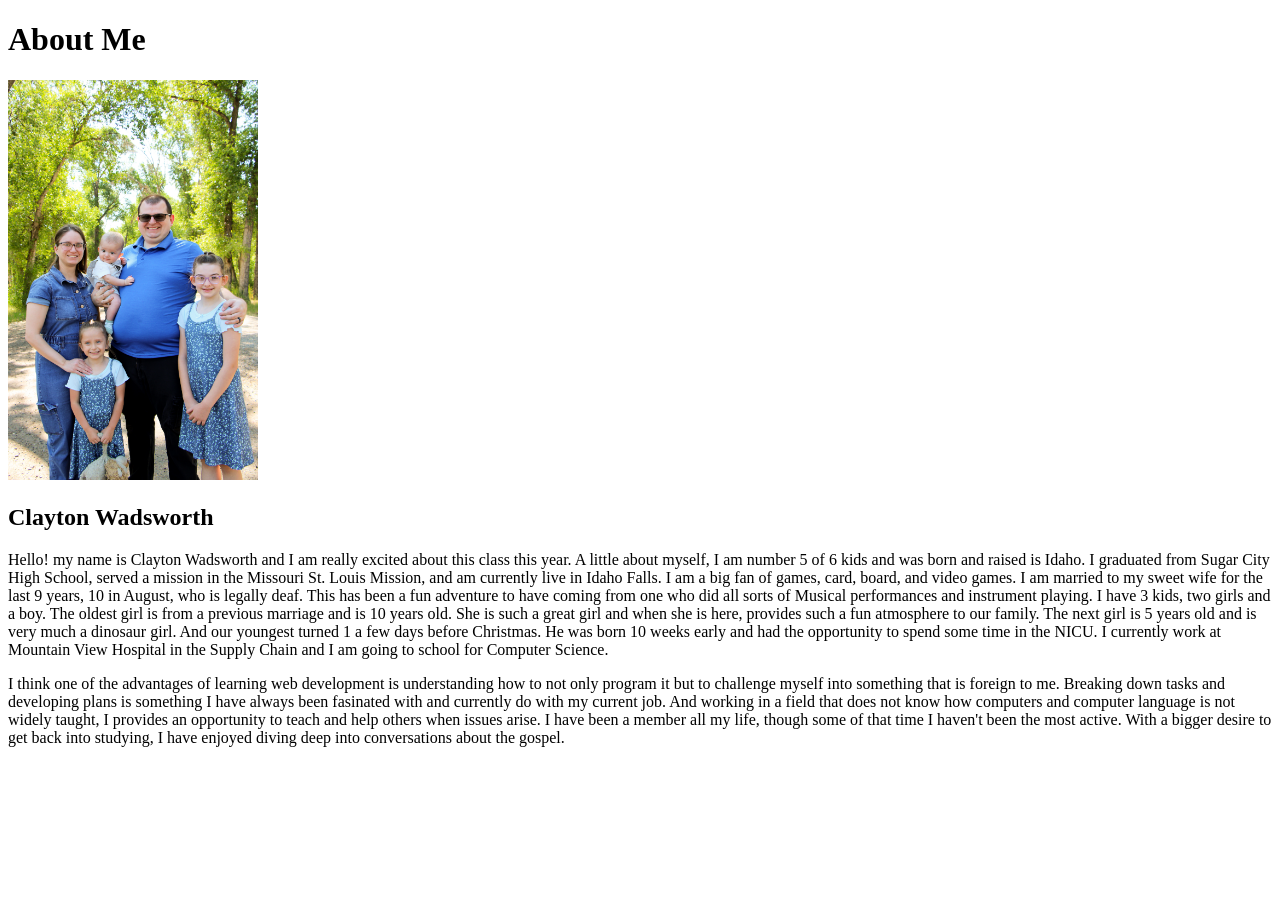
<file: aboutme/index.html>
<!DOCTYPE html>
<html lang="en">
<head>
    <meta charset="UTF-8">
    <meta name="viewport" content="width=device-width, initial-scale=1.0">
    <title>Home Page</title>
</head>
<body>
    <h1>About Me</h1>
    <img src="/aboutme/images/IMG_9738.jpg" 
    style="width:250px;height:400px;">
    <h2>Clayton Wadsworth</h2>

    <p>Hello! my name is Clayton Wadsworth and I am really excited about this class this year. 
        A little about myself, I am number 5 of 6 kids and was born and raised is Idaho. 
        I graduated from Sugar City High School, served a mission in the Missouri St. Louis Mission, and am currently live in Idaho Falls. 
        I am a big fan of games, card, board, and video games. 
        I am married to my sweet wife for the last 9 years, 10 in August, who is legally deaf. 
        This has been a fun adventure to have coming from one who did all sorts of Musical performances and instrument playing. 
        I have 3 kids, two girls and a boy. The oldest girl is from a previous marriage and is 10 years old. 
        She is such a great girl and when she is here, provides such a fun atmosphere to our family. 
        The next girl is 5 years old and is very much a dinosaur girl. 
        And our youngest turned 1 a few days before Christmas. He was born 10 weeks early and had the opportunity to spend some time in the NICU. 
        I currently work at Mountain View Hospital in the Supply Chain and I am going to school for Computer Science. </p>
    <p>I think one of the advantages of learning web development is understanding how to not only program it but to challenge myself into something that is foreign to me.
        Breaking down tasks and developing plans is something I have always been fasinated with and currently do with my current job. 
        And working in a field that does not know how computers and computer language is not widely taught, I provides an opportunity to teach and help others when issues arise.
        I have been a member all my life, though some of that time I haven't been the most active. 
        With a bigger desire to get back into studying, I have enjoyed diving deep into conversations about the gospel. </p>
</body>
</html>
</file>
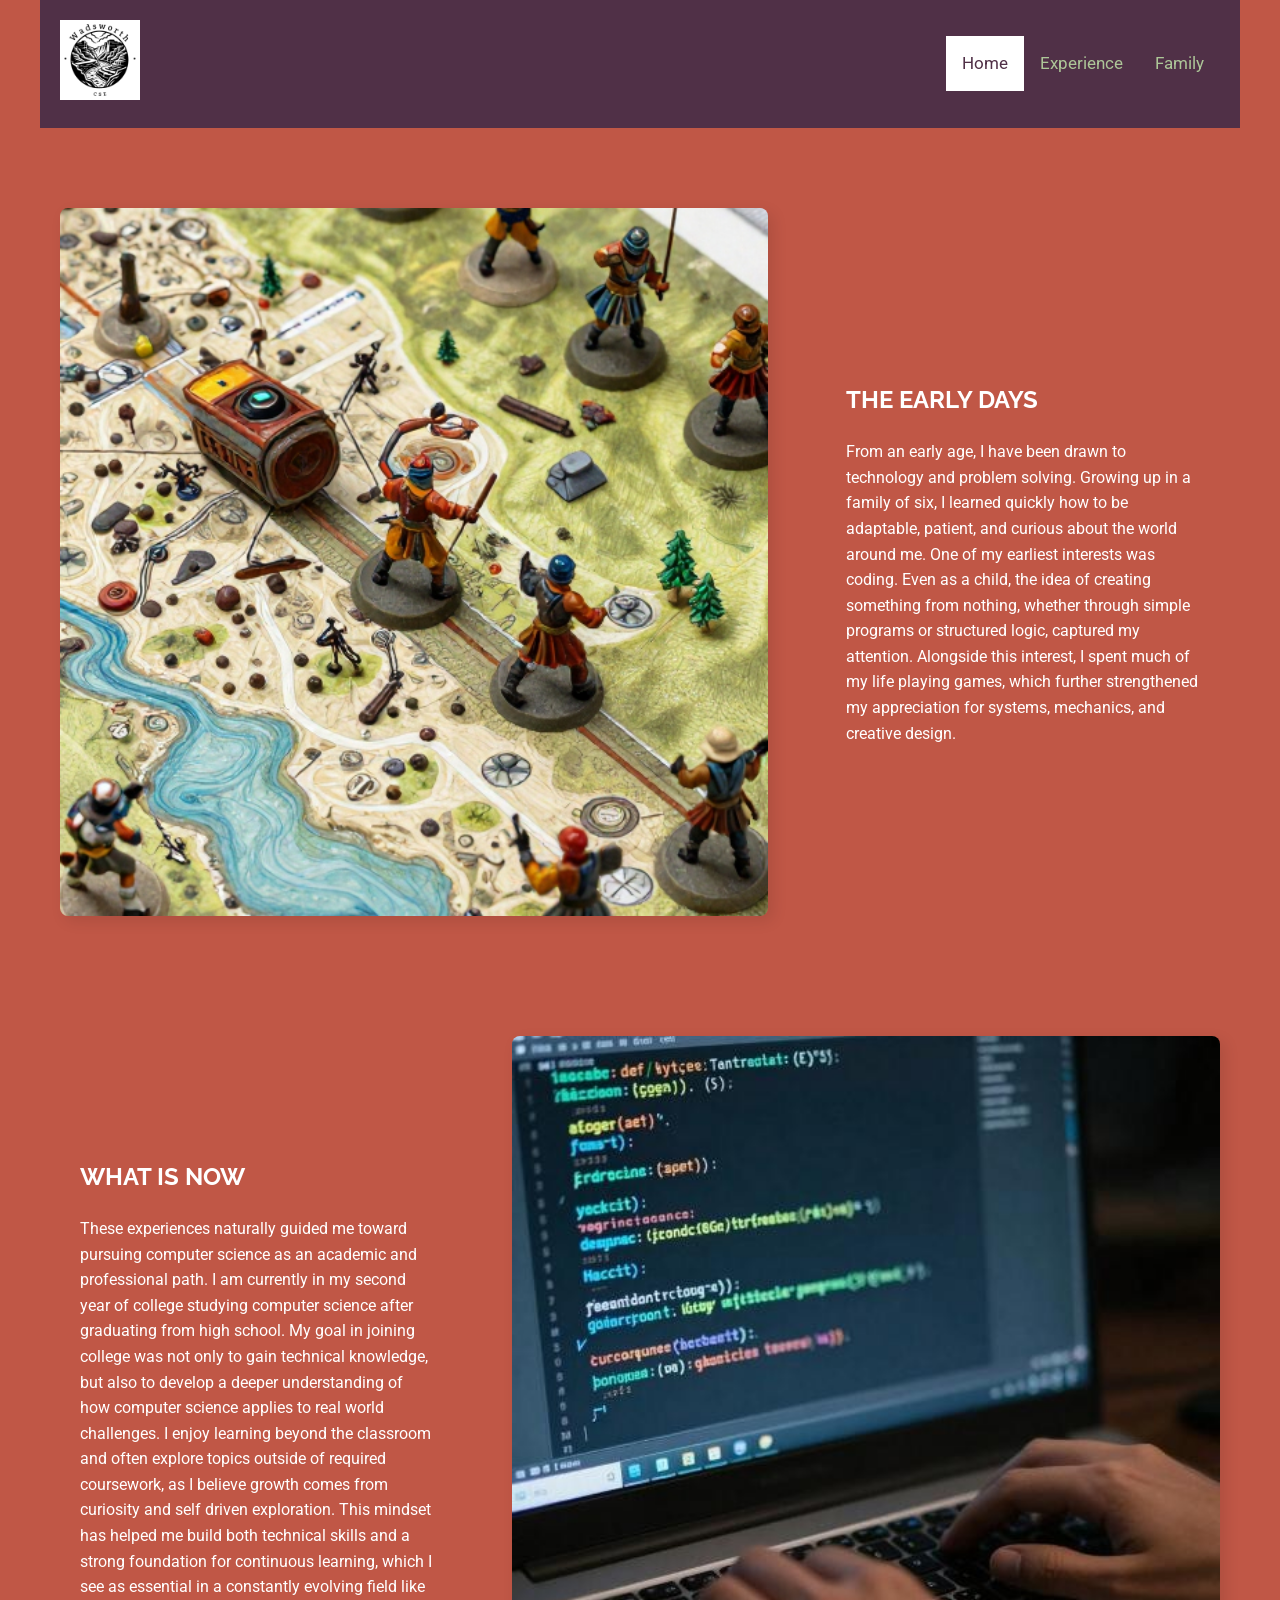
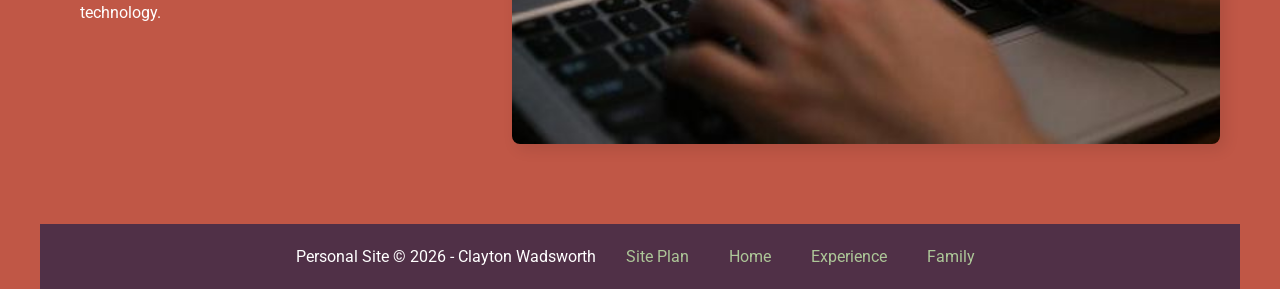
<file: personalwebsite/index.html>
<!DOCTYPE html>
<html lang="en">
<head>
    <meta charset="UTF-8">
    <meta name="viewport" content="width=device-width, initial-scale=1.0">
    <title>Personal Website</title>
    <link rel="stylesheet" href="styles/style.css">
</head>
<body>
    <div id="content">
    <header>
        <a href="index.html" id="logo_link">
            <img class="icon" src="images/logo.png" alt="Wadsworth Logo">
        </a>
        <!-- <nav>
            <a href="index.html">Home</a>
            <a href="experience.html">Experience</a>
            <a href="family.html">Family</a>
        </nav> -->
        
        <div class="topnav">
            <a class="active" href="index.html">Home</a>
            <a href="experience.html">Experience</a>
            <a href="family.html">Family</a>
            <!-- <a href="#about">About</a> -->
        </div>
        
    </header>
    <main class="home-grid">
        <section class="info-card">
            <img src="images/wargame.jpeg" alt="Board games">
            <div class="info-text">
                <h1>The Early Days</h1>
                <p>From an early age, I have been drawn to technology and problem solving.
                Growing up in a family of six, I learned quickly how to be adaptable, patient, and curious about the world around me.
                One of my earliest interests was coding.
                Even as a child, the idea of creating something from nothing, whether through simple programs or structured logic, captured my attention.
                Alongside this interest, I spent much of my life playing games, which further strengthened my appreciation for systems, mechanics, and creative design.
                </p>

            </div>
        </section>
        <section class="info-card">
            
            <div class="info-text">
                <h1>What is Now</h1>
                <p>These experiences naturally guided me toward pursuing computer science as an academic and professional path.
                I am currently in my second year of college studying computer science after graduating from high school.
                My goal in joining college was not only to gain technical knowledge, but also to develop a deeper understanding of how computer science applies to real world challenges.
                I enjoy learning beyond the classroom and often explore topics outside of required coursework, as I believe growth comes from curiosity and self driven exploration.
                This mindset has helped me build both technical skills and a strong foundation for continuous learning, which I see as essential in a constantly evolving field like technology.</p>

            </div>
            <img src="images/computertyping.jpeg" alt="Computer interest">
        </section>




    </main>
    <footer>
        <p>Personal Site &copy; 2026 - Clayton Wadsworth</p>
        <p><a href="site-plan.html">Site Plan</a></p>
        <p><a href="index.html">Home</a></p>
        <p><a href="experience.html">Experience</a></p>
        <p><a href="family.html">Family</a></p>

    </footer>




    </div>
    
</body>
</html>
</file>
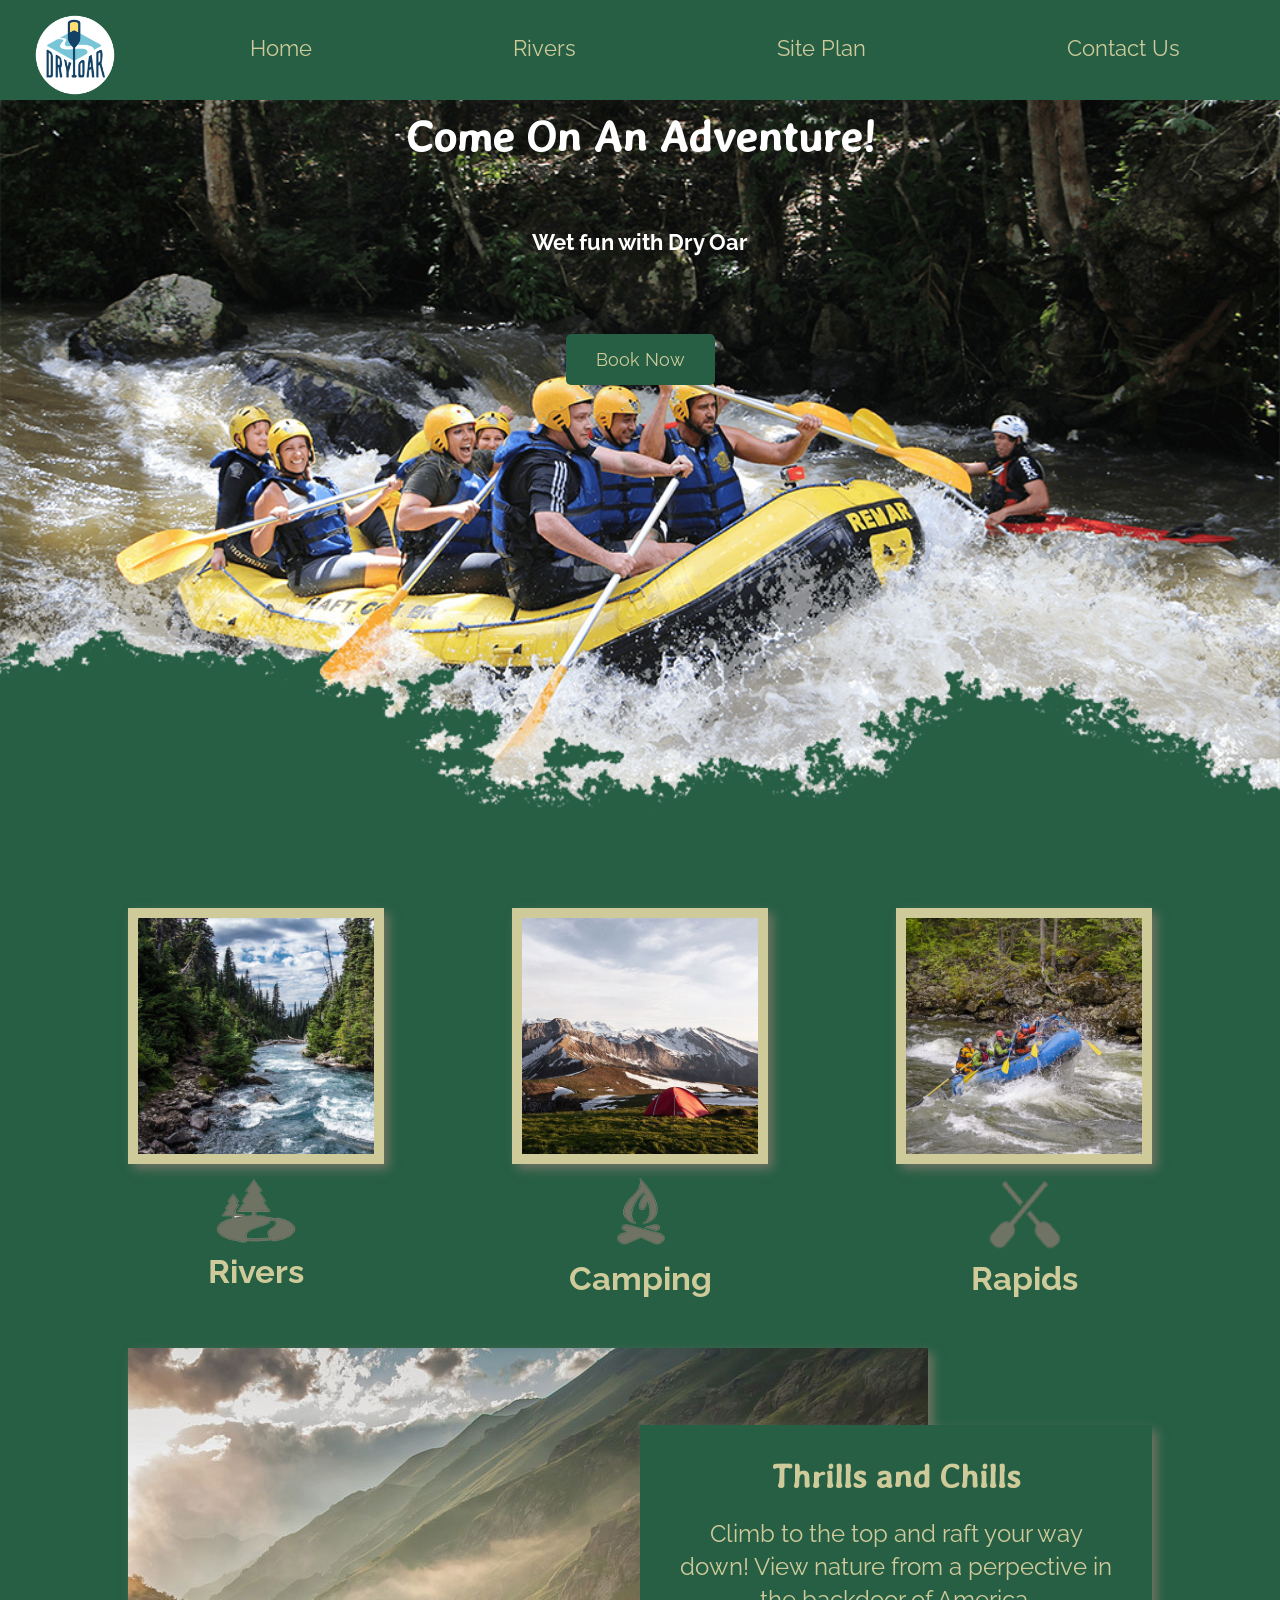
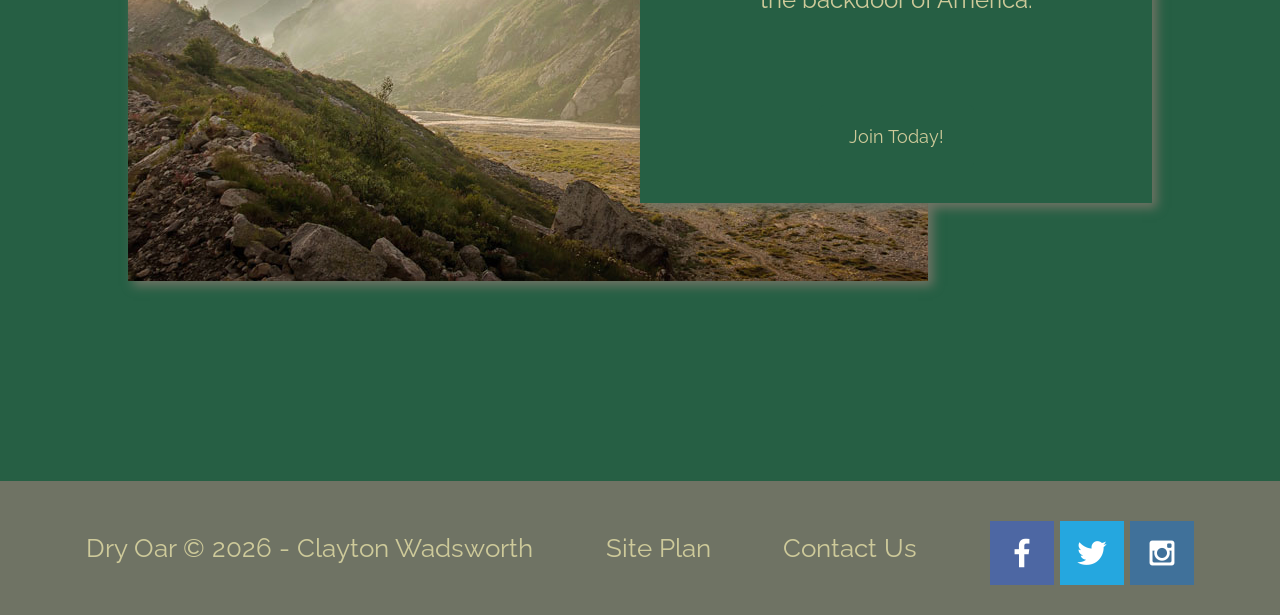
<file: wwr/index.html>
<!DOCTYPE html>
<html lang="en">
<head>
    <meta charset="UTF-8">
    <meta name="viewport" content="width=device-width, initial-scale=1.0">
    <title>White Water Rafting Website</title>
    <link rel="stylesheet" href="styles/style.css">
</head>
<body>
    <div id="content">
    <header>
        <a href="index.html" id="logo_link">
            <img class="icon" src="images/logo.png" alt="Dry Oar Logo">
        </a>
        <nav>
            <a href="index.html">Home</a>
            <a href="rivers.html">Rivers</a>
            <a href="site-plan-rafting.html">Site Plan</a>
            <a href="contactus.html">Contact Us</a>
        </nav>
    </header>
    <div id="hero">
    <div id="hero-box">
        <img id="hero-img" src="images/hero.png" alt="People enjoying white water rafting">
    </div>
    <section id="hero-msg">
        <h1 class="home-title">Come On An Adventure!</h1>
        <h4>Wet fun with Dry Oar </h4>
        <div class='button-box'>
            <a class='book' href="contactus.html">Book Now</a>
        </div>
    </section>
    </div>
        <main class="home-grid">
            <section class="rivers-card">
                <img class="card-img" src="images/rivers.jpg" alt="river in forest">
                <img class="icon" src="images/river_icon.png" alt="river icon">
                <h2>Rivers</h2>
            </section>
        
            <section class="camping-card">
                <img class="card-img" src="images/camping.jpg" alt="tent in mountians">
                <img class="icon" src="images/fire_icon.png" alt="fire icon">
                <h2>Camping</h2>
            </section>
        
            <section class="rapids-card">
                <img class="card-img" src="images/rapids.jpg" alt="rafting boat">
                <img class="icon" src="images/oars.png" alt="oars icon">
                <h2>Rapids</h2>
            </section>
            <div id="background"></div>
            <img class="mountians" src="images/mountains.jpg" alt="Misty mountains">
            <section class="msg">
                <h2>Thrills and Chills</h2>
                <p>Climb to the top and raft your way down! View nature from a perpective in the backdoor of America.</p>
                <a class="join" href="rivers.html">Join Today!</a>
            </section>
            
        </main>
    <footer>
        <p>Dry Oar &copy; 2026 - Clayton Wadsworth</p>
        <p><a href="site-plan-rafting.html">Site Plan</a></p>
        <p><a href="contactus.html">Contact Us</a></p>
        <div class="social">
            <a href="https://facebook.com" target="_blank">
                <img src="images/facebook.png" alt="fb icon">
            </a>
            <a href="https://twitter.com" target="_blank">
                <img src="images/twitter.png" alt="twitter icon">
            </a>
            <a href="https://instagram.com" target="_blank">
                <img src="images/instagram.png" alt="instagram icon">
            </a>
        </div>
    </footer>
    </div>
</body>
</html>
</file>
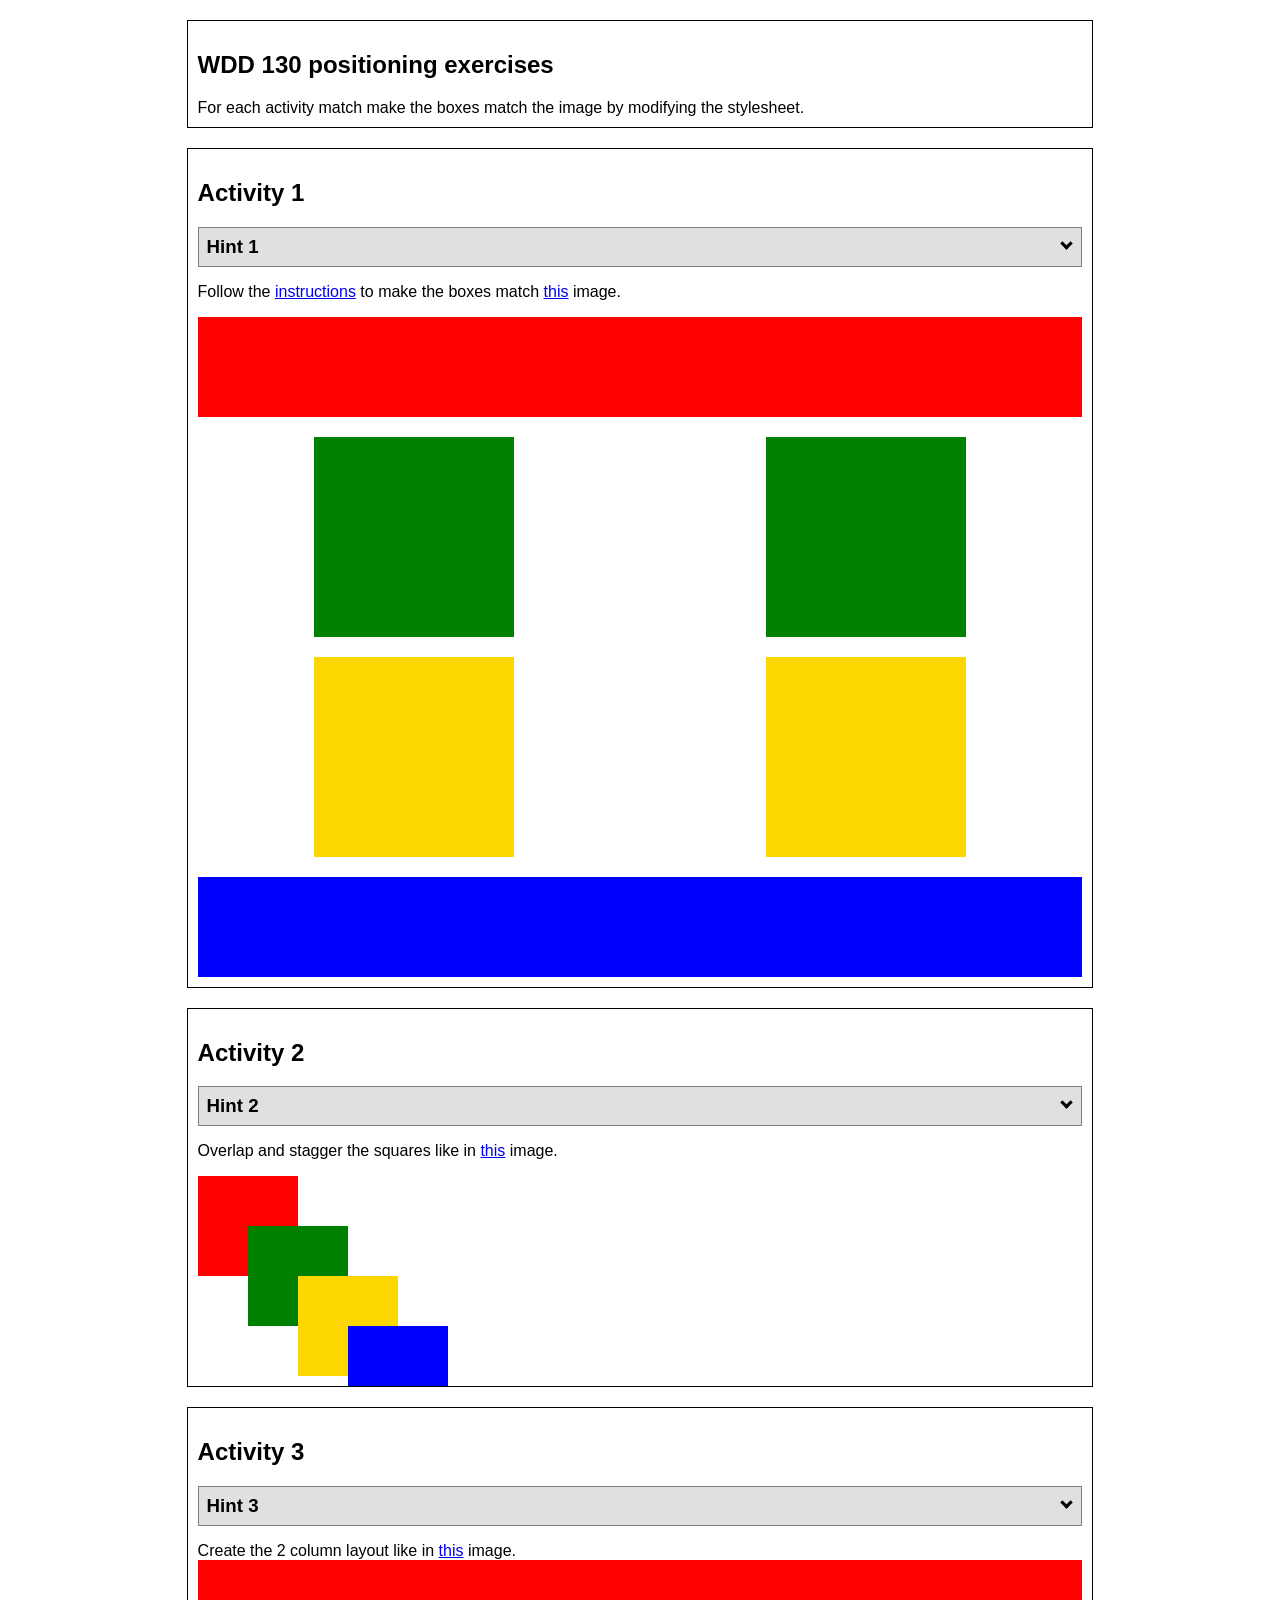
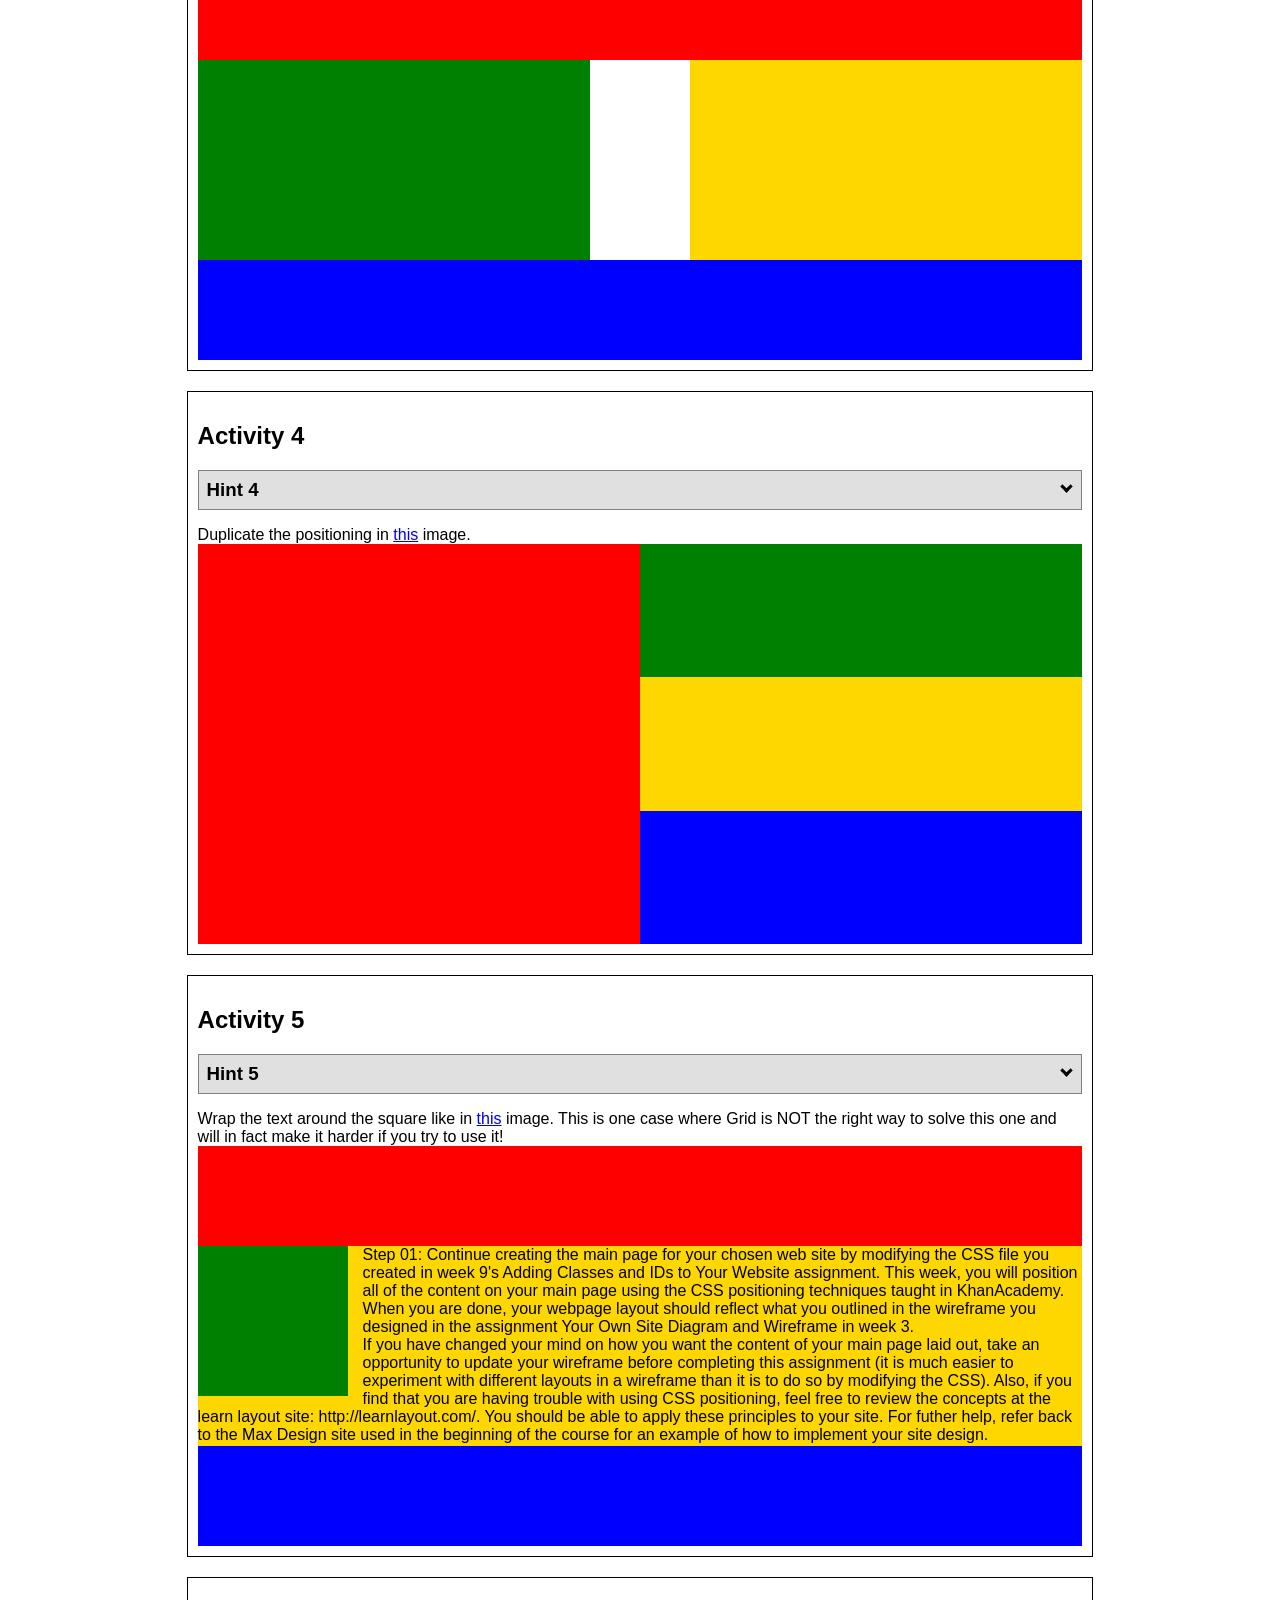
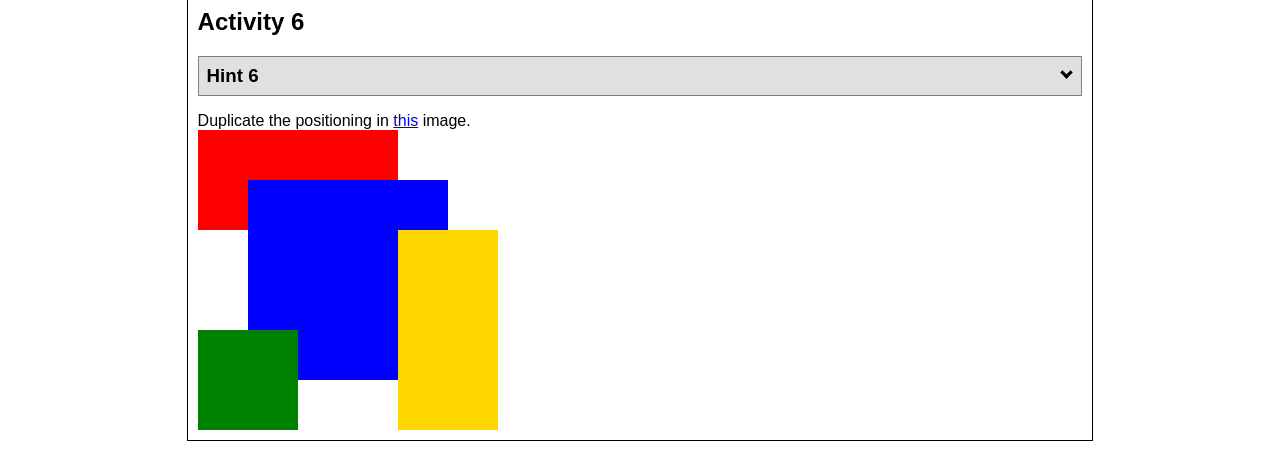
<file: positioning.html>
<!DOCTYPE html>
<html lang="en">
  <head>
    <!-- HTML - Name: positioning.html -->
    <title>Positioning Activity</title>
    <link rel="stylesheet" type="text/css" href="positionstyles.css" />
  </head>
  <body>
    <div class="activity">
      <h2>WDD 130 positioning exercises</h2>
      For each activity match make the boxes match the image by modifying the stylesheet.</div>
    <div class="activity">
      <h2>Activity 1</h2>
      <section class="hint"><input type="checkbox" ><i></i> <h3>Hint 1</h3><div><p>Check out the <a href="https://byui-wdd.github.io/wdd130/activities/w06-css-positioning.html" target="_blank">activity instructions</a> in Ilearn!</p></div></section>
      <p>Follow the <a href="https://byui-wdd.github.io/wdd130/activities/w06-css-positioning.html" target="_blank">instructions</a> to make the boxes match  <a href="https://byui-wdd.github.io/wdd130/images/example1.png" target="_blank">this</a> image.</p>
      <div class="content1" >
        <div class="red1" ></div>
        <div class="green1" ></div>
        <div class="green1" ></div>
        <div class="yellow1"></div>
        <div class="yellow1"></div>
        <div class="blue1"></div>
      </div>
    </div>
    <div class="activity">
      <h2>Activity 2</h2>
      <section class="hint"><input type="checkbox" > <h3>Hint 2</h3><i></i><div>
      <ul>
      <li>grid-template-columns: 50px 50px 50px 50px 50px </li></ul></div></section>
      <p>Overlap and stagger the squares like in <a href="https://byui-wdd.github.io/wdd130/images/example2.png" target="_blank">this</a> image.</p>
      <div class="content2" >
        <div class="red2" ></div>
        <div class="green2" ></div>
        <div class="yellow2"></div>
        <div class="blue2"></div>
      </div>
    </div>
    <div class="activity">
      <h2>Activity 3</h2>
      <section class="hint"><input type="checkbox" > <h3>Hint 3</h3><i></i><div><p>This one is going to be best solved with CSS Grid. Remember to make the boxes the right width first...then start moving them around. </p><h4>Properties used:</h4><ul><li>display:grid;</li><li>grid-template-columns:</li><li>grid-column-gap:</li>
        <li>grid-column:</li>  </ul></div></section>
      Create the 2 column layout like in <a href="https://byui-wdd.github.io/wdd130/images/example3.png" target="_blank">this</a>  image.
      <div class="content3" >
        <div class="red3" ></div>
        <div class="green3" ></div>
        <div class="yellow3"></div>
        <div class="blue3"></div>
      </div>
    </div>
    <div class="activity">
      <h2>Activity 4</h2>
      <section class="hint"><input type="checkbox" > <h3>Hint 4</h3><i></i><div><p>For the others we have been primarily concerned with width. For this one you will need to adjust height as well. </p><h4>Properties used:</h4><ul><li>display:grid;</li><li>grid-template-columns:</li><li>grid-row:</li></ul></div></section>
      Duplicate the positioning in <a href="https://byui-wdd.github.io/wdd130/images/example4.png" target="_blank">this</a> image. 
      <div class="content4" >
        <div class="red4" ></div>
        <div class="green4" ></div>
        <div class="yellow4"></div>
        <div class="blue4"></div>
      </div>
    </div>

    <div class="activity">
      <h2>Activity 5</h2>
      <section class="hint"><input type="checkbox" > <h3>Hint 5</h3><i></i><div><p>Grid is <strong>not</strong> the right way to do this.  In fact there is only one way to really do that...and that is with float. Remember that we float the thing we want the text to wrap around.  Also remember to start by making all the shapes the right size and shape.</p><h4>Properties used:</h4><ul><li>float: left;</li></ul></div></section>
      Wrap the text around the square like in <a href="https://byui-wdd.github.io/wdd130/images/example5.png" target="_blank">this</a> image. This is one case where Grid is NOT the right way to solve this one and will in fact make it harder if you try to use it!
      <div class="content5" >
        <div class="red5" ></div>
        <div class="green5" ></div>
        <div class="yellow5">Step 01: Continue creating the main page for your chosen web site by modifying the CSS file you created in week 9's Adding Classes and IDs to Your Website assignment. This week, you will position all of the content on your main page using the CSS positioning techniques taught in KhanAcademy. When you are done, your webpage layout should reflect what you outlined in the wireframe you designed in the assignment Your Own Site Diagram and Wireframe in week 3. <br />
          If you have changed your mind on how you want the content of your main page laid out, take an opportunity to update your wireframe before completing this assignment (it is much easier to experiment with different layouts in a wireframe than it is to do so by modifying the CSS). Also, if you find that you are having trouble with using CSS positioning, feel free to review the concepts at the learn layout site: http://learnlayout.com/. You should be able to apply these principles to your site. For futher help, refer back to the Max Design site used in the beginning of the course for an example of how to implement your site design.</div>
        <div class="blue5"></div>
      </div>
    </div>
    <div class="activity">
      <h2>Activity 6</h2>
      <section class="hint"><input type="checkbox" > <h3>Hint 6</h3><i></i><div><p>This one is all about visualizing the grid behind the layout. If you are having a hard time doing that first: all the sizes are even multiples of 100, and second here is another example with the lines drawn: <a href="https://byui-wdd.github.io/wdd130/images/example6-hint.png" target="_blank">example 6 with lines</a>. For this one you will find it easiest if you use px for the column width. You can also use <kbd>z-index</kbd> to control the element layering.    </p><h4>Properties used:</h4><ul><li>display:grid;</li><li>grid-template-columns:</li><li>grid-column:</li><li>grid-row:</li><li><a href="https://www.w3schools.com/cssref/pr_pos_z-index.asp" target="_blank">z-index:</a></li></ul></div></section>
      Duplicate the positioning in <a href="https://byui-wdd.github.io/wdd130/images/example6.png" target="_blank">this</a> image.
      <div class="content6" >
        <div class="red6" ></div>
        <div class="green6" ></div>
        <div class="yellow6"></div>
        <div class="blue6"></div>
      </div>
    </div>
  </body>
</html>
</file>
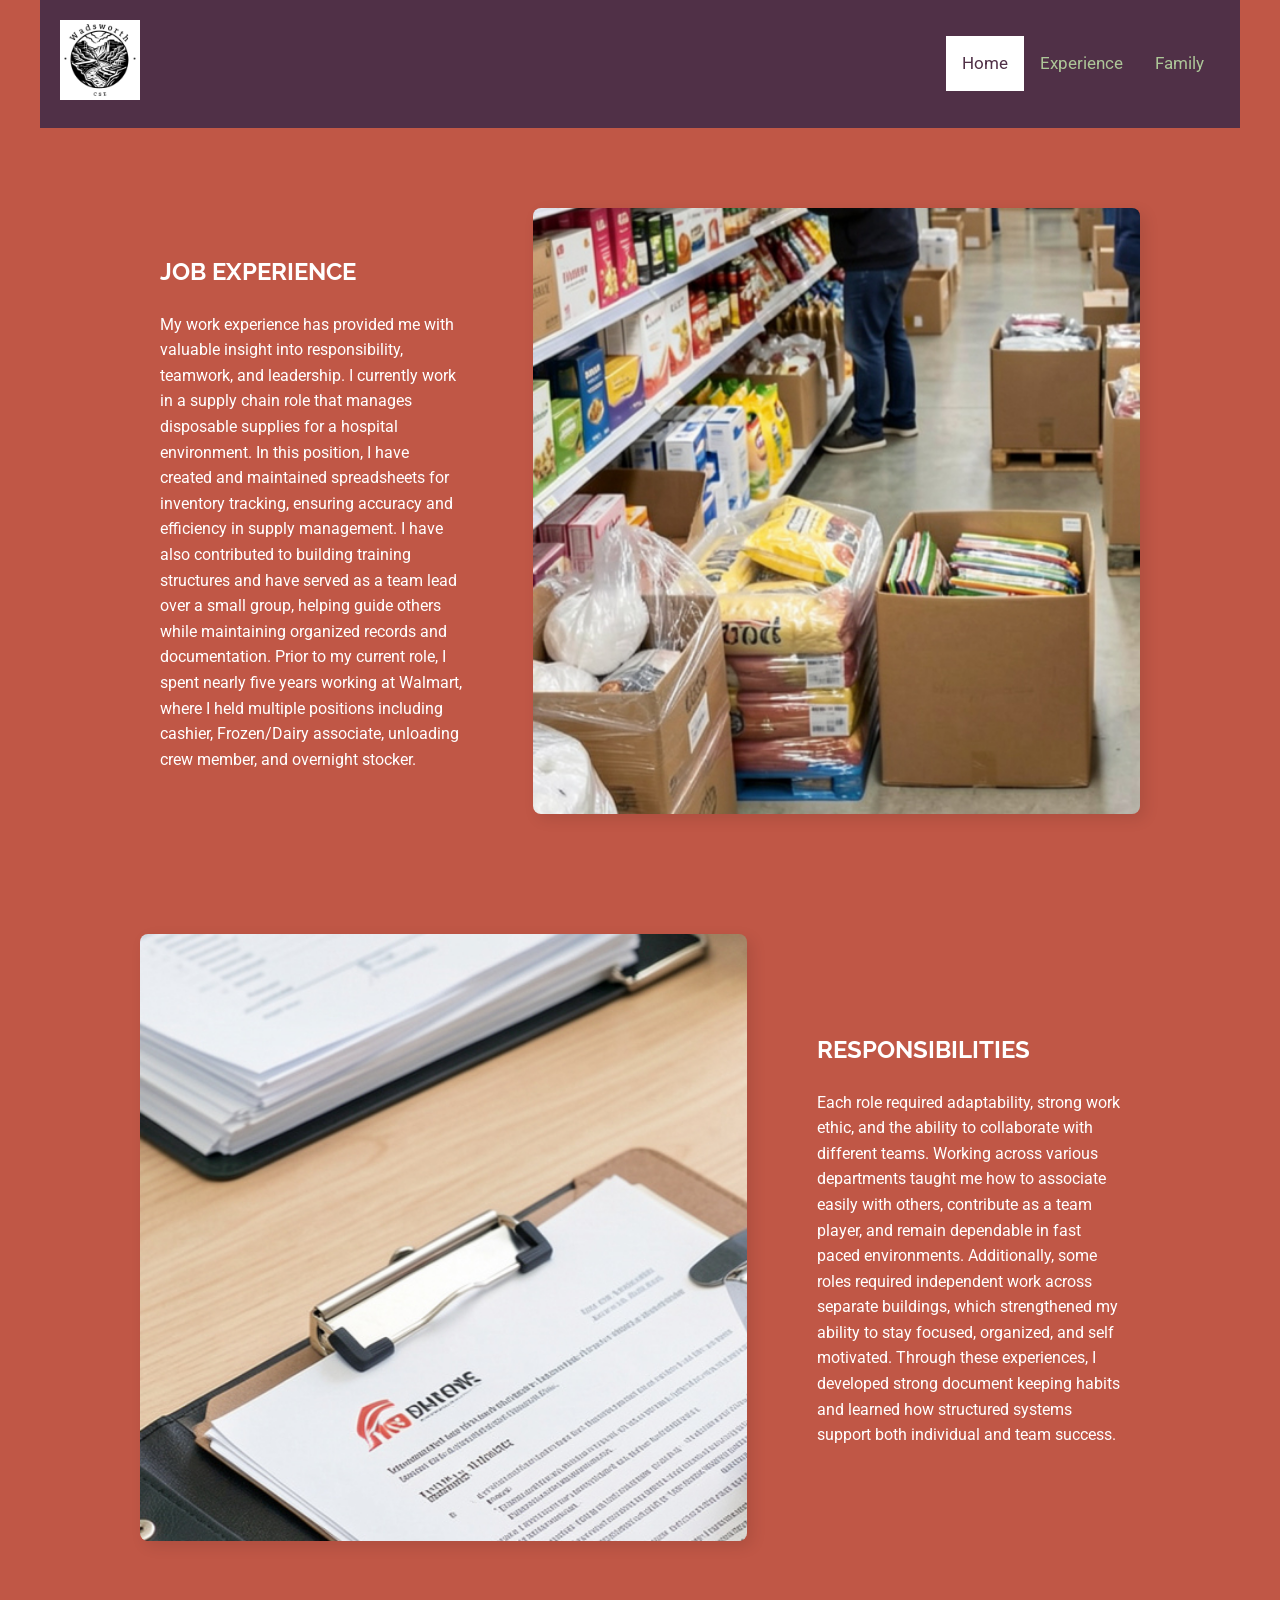
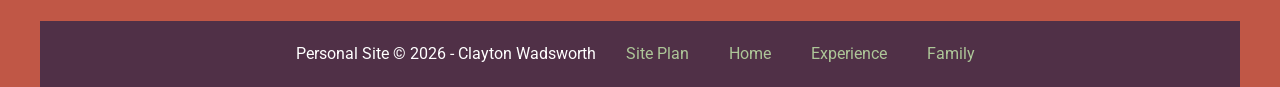
<file: personalwebsite/experience.html>
<!DOCTYPE html>
<html lang="en">
<head>
    <meta charset="UTF-8">
    <meta name="viewport" content="width=device-width, initial-scale=1.0">
    <title>Experience</title>
    <link rel="stylesheet" href="styles/style.css">
</head>
<body>
    <div id="content">
    <header>
        <a href="index.html" id="logo_link">
            <img class="icon" src="images/logo.png" alt="Wadsworth Logo">
        </a>
        <!-- <nav>
            <a href="index.html">Home</a>
            <a href="experience.html">Experience</a>
            <a href="family.html">Family</a>
        </nav> -->
        <div class="topnav">
            <a class="active" href="index.html">Home</a>
            <a href="experience.html">Experience</a>
            <a href="family.html">Family</a>
            <!-- <a href="#about">About</a> -->
    </header>
    <main class="experience-grid">
        
        <section class="info-card">
            
            <div class="info-text">
                <h1>Job Experience</h1>
                <p>My work experience has provided me with valuable insight into responsibility, teamwork, and leadership. I currently work in a supply chain role that manages disposable supplies for a hospital environment. In this position, I have created and maintained spreadsheets for inventory tracking, ensuring accuracy and efficiency in supply management. I have also contributed to building training structures and have served as a team lead over a small group, helping guide others while maintaining organized records and documentation. Prior to my current role, I spent nearly five years working at Walmart, where I held multiple positions including cashier, Frozen/Dairy associate, unloading crew member, and overnight stocker.</p>
            </div>
            <img src="images/retailwork.jpeg" alt="Retail">
        </section>
        <section class="info-card">
            
            <div class="info-text">
                <h1>Responsibilities</h1>
                <p>Each role required adaptability, strong work ethic, and the ability to collaborate with different teams. Working across various departments taught me how to associate easily with others, contribute as a team player, and remain dependable in fast paced environments. Additionally, some roles required independent work across separate buildings, which strengthened my ability to stay focused, organized, and self motivated. Through these experiences, I developed strong document keeping habits and learned how structured systems support both individual and team success.</p>

            </div>
            <img src="images/documents.jpeg" alt="Documents">
        </section>



    </main>
    <footer>
        <p>Personal Site &copy; 2026 - Clayton Wadsworth</p>
        <p><a href="site-plan.html">Site Plan</a></p>
        <p><a href="index.html">Home</a></p>
        <p><a href="experience.html">Experience</a></p>
        <p><a href="family.html">Family</a></p>

    </footer>




    </div>
    
</body>
</html>
</file>
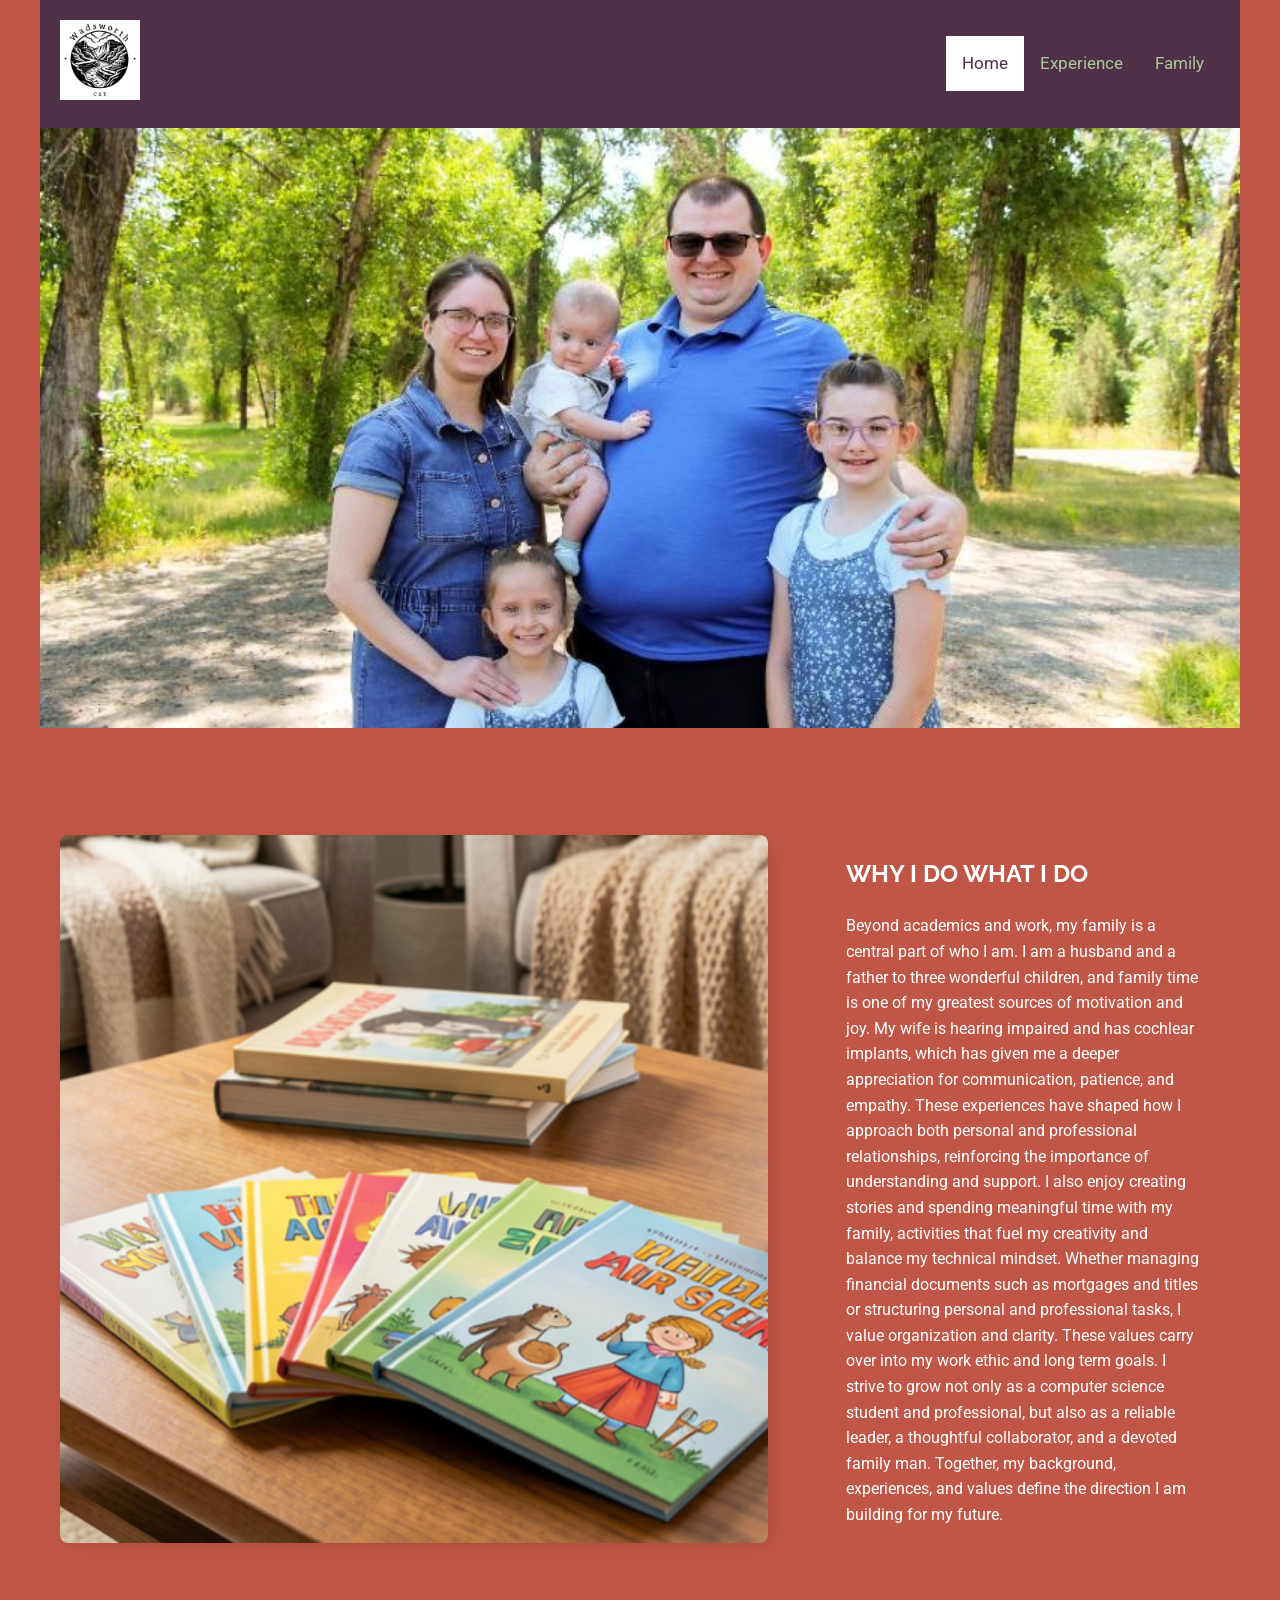
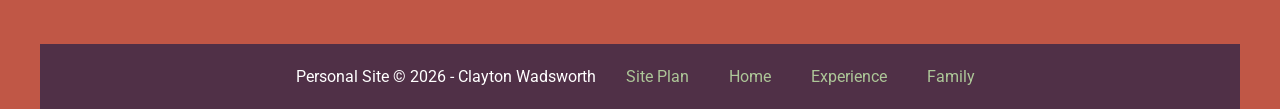
<file: personalwebsite/family.html>
<!DOCTYPE html>
<html lang="en">
<head>
    <meta charset="UTF-8">
    <meta name="viewport" content="width=device-width, initial-scale=1.0">
    <title>A Little About Me</title>
    <link rel="stylesheet" href="styles/style.css">
</head>
<body>
    <div id="content">
    <header>
        <a href="index.html" id="logo_link">
            <img class="icon" src="images/logo.png" alt="Wadsworth Logo">
        </a>
        <!-- <nav>
            <a href="index.html">Home</a>
            <a href="experience.html">Experience</a>
            <a href="family.html">Family</a>
        </nav> -->
        <div class="topnav">
            <a class="active" href="index.html">Home</a>
            <a href="experience.html">Experience</a>
            <a href="family.html">Family</a>
            <!-- <a href="#about">About</a> -->
    </header>
    <div id="hero">
        <div id="hero-box">
            <img id="hero-img" src="images/family.jpeg" alt="Family">  
        </div>
    </div>


    <main class="family-grid">
        <section class="info-card">
            <img src="images/storytime.jpeg" alt="Story Books">
            <div class="info-text">
                <h1>Why I Do What I Do</h1>
                <p>Beyond academics and work, my family is a central part of who I am. I am a husband and a father to three wonderful children, and family time is one of my greatest sources of motivation and joy. My wife is hearing impaired and has cochlear implants, which has given me a deeper appreciation for communication, patience, and empathy. These experiences have shaped how I approach both personal and professional relationships, reinforcing the importance of understanding and support. I also enjoy creating stories and spending meaningful time with my family, activities that fuel my creativity and balance my technical mindset. Whether managing financial documents such as mortgages and titles or structuring personal and professional tasks, I value organization and clarity. These values carry over into my work ethic and long term goals. I strive to grow not only as a computer science student and professional, but also as a reliable leader, a thoughtful collaborator, and a devoted family man. Together, my background, experiences, and values define the direction I am building for my future.</p>

            </div>
        </section>
        

    </main>
    <footer>
        <p>Personal Site &copy; 2026 - Clayton Wadsworth</p>
        <p><a href="site-plan.html">Site Plan</a></p>
        <p><a href="index.html">Home</a></p>
        <p><a href="experience.html">Experience</a></p>
        <p><a href="family.html">Family</a></p>

    </footer>




    </div>
    
</body>
</html>
</file>
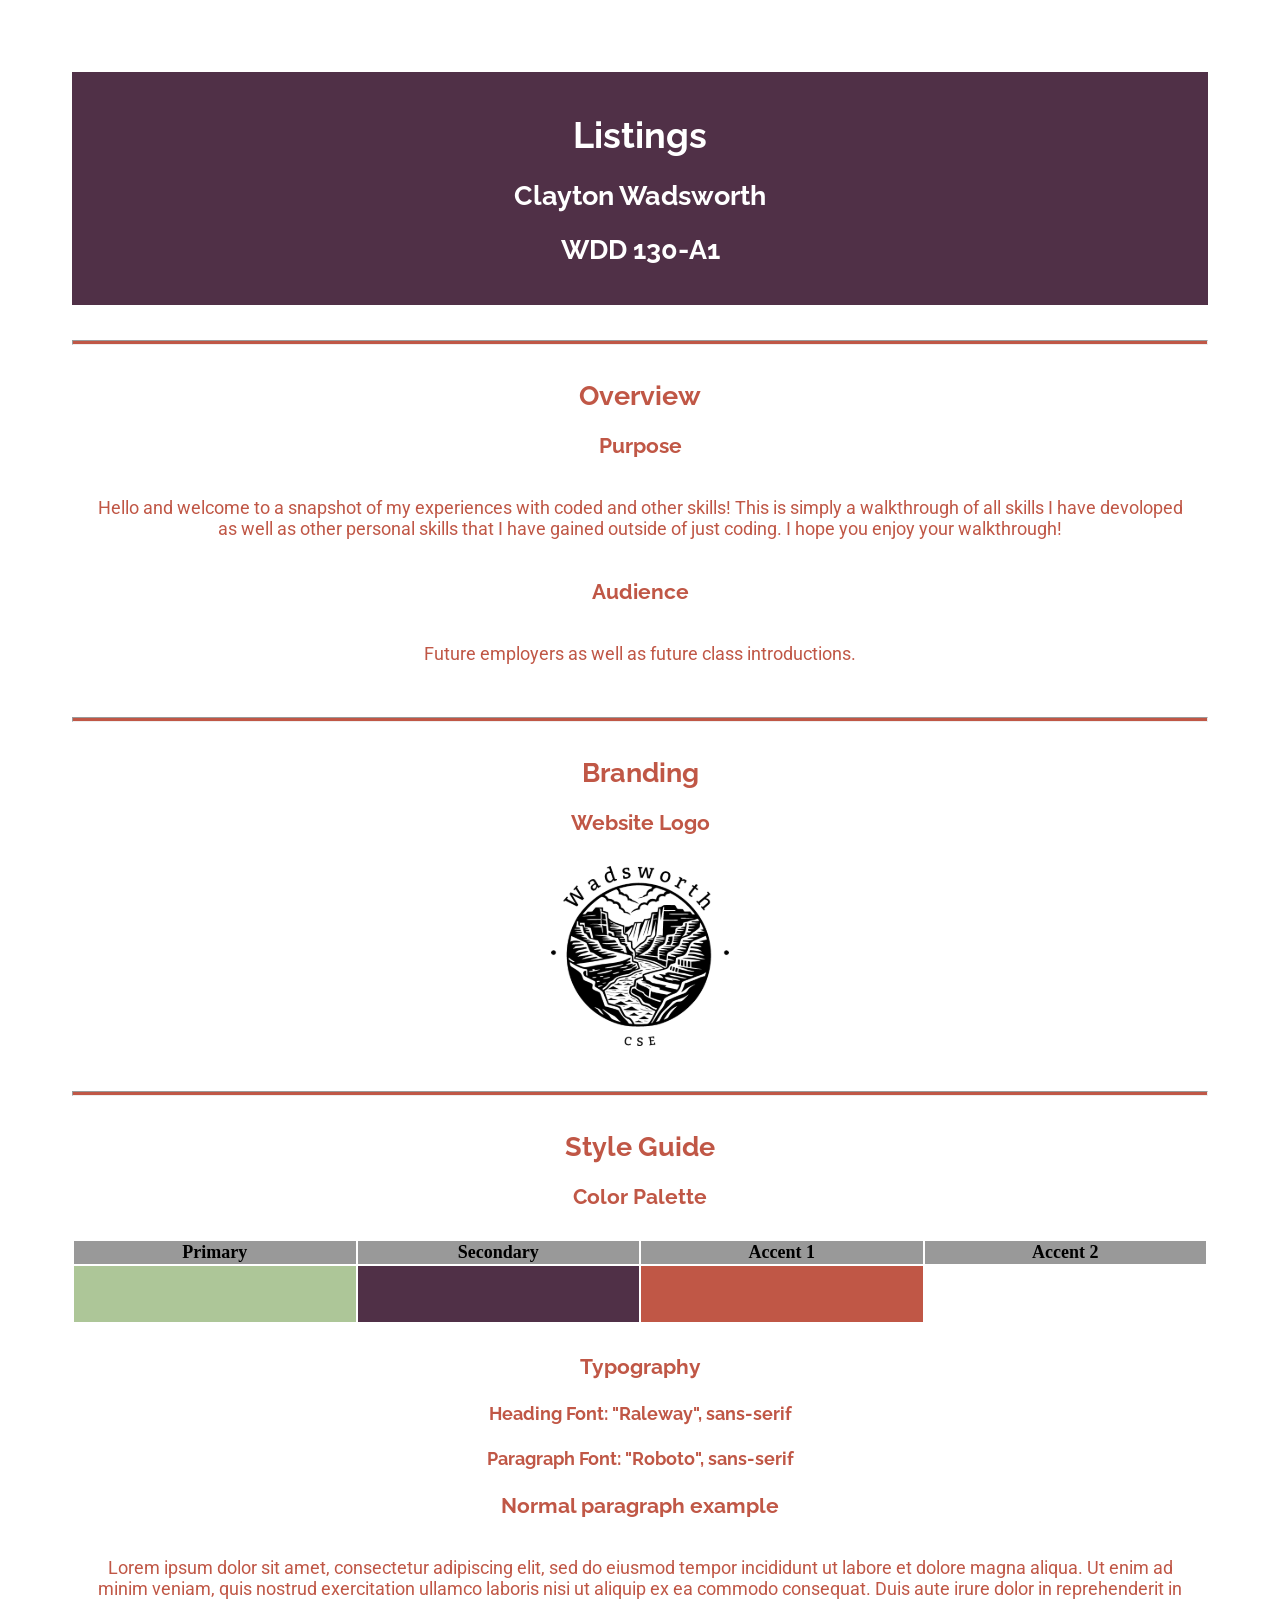
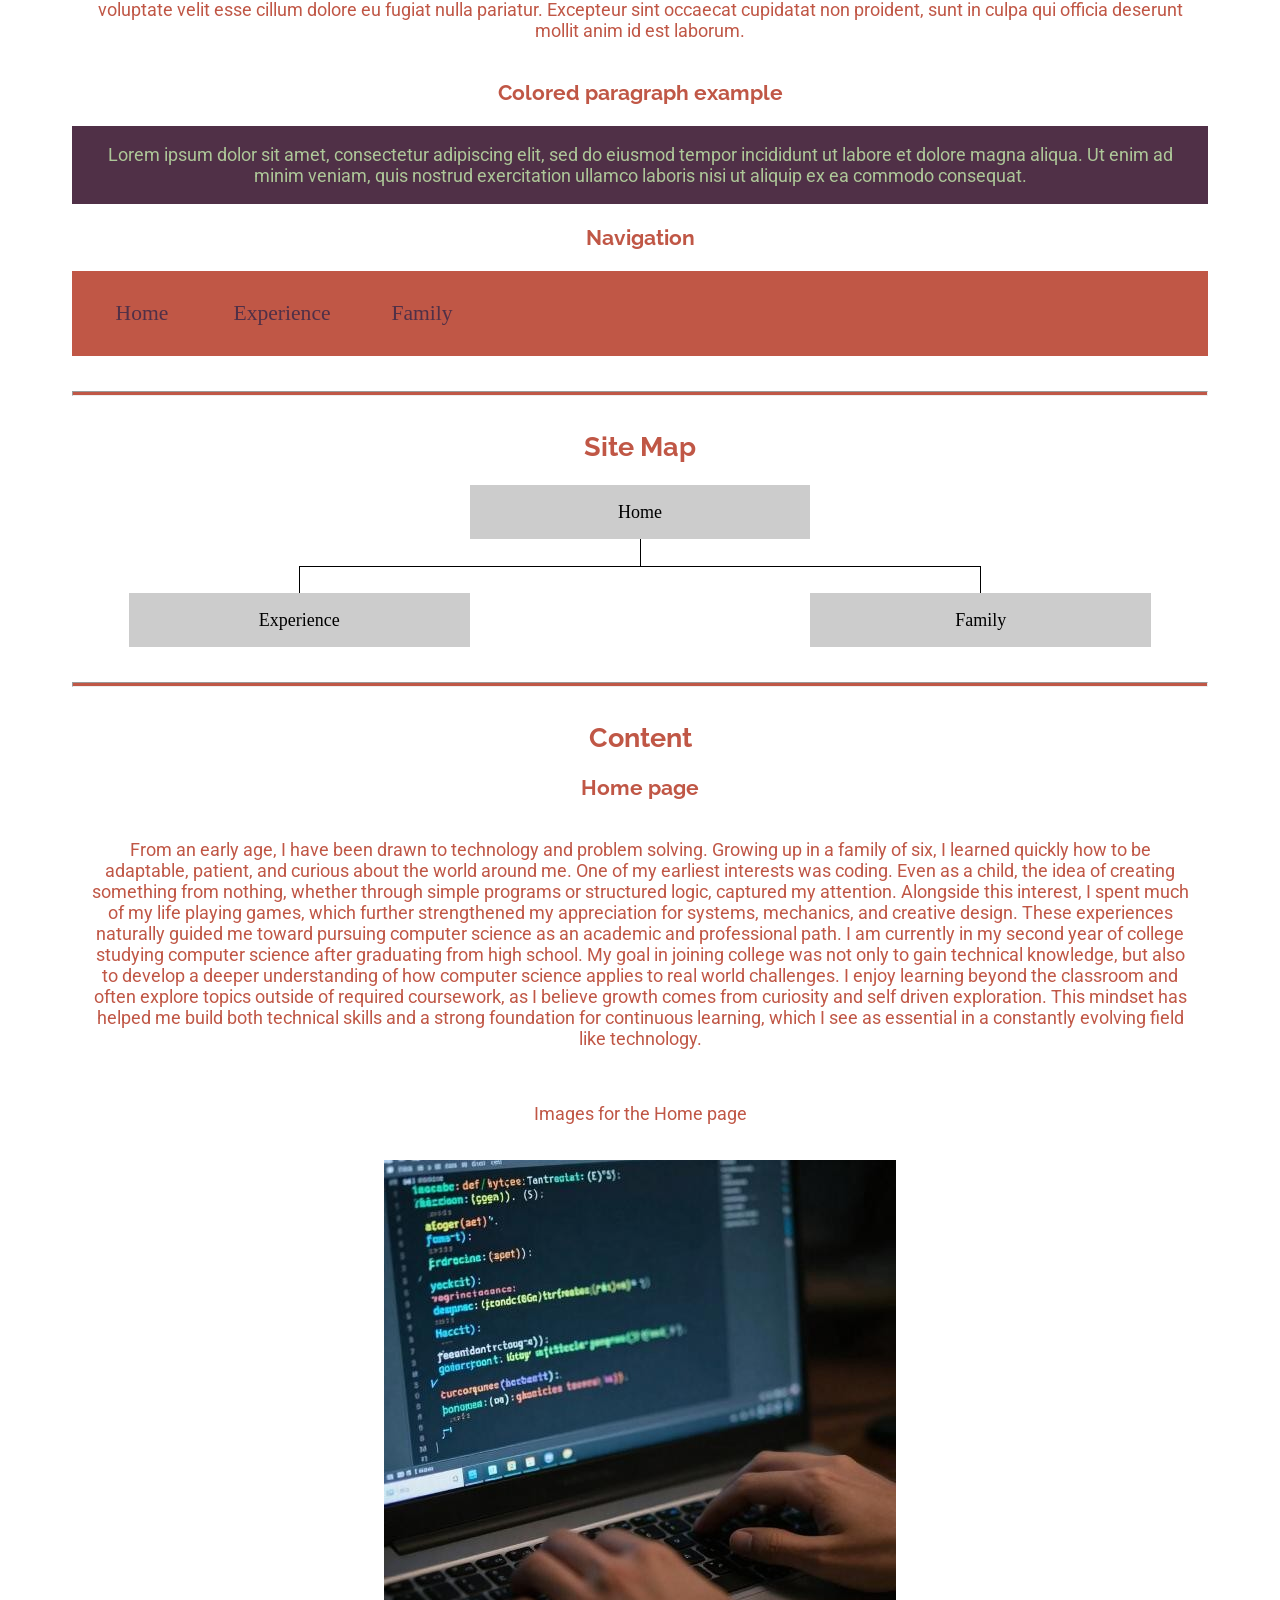
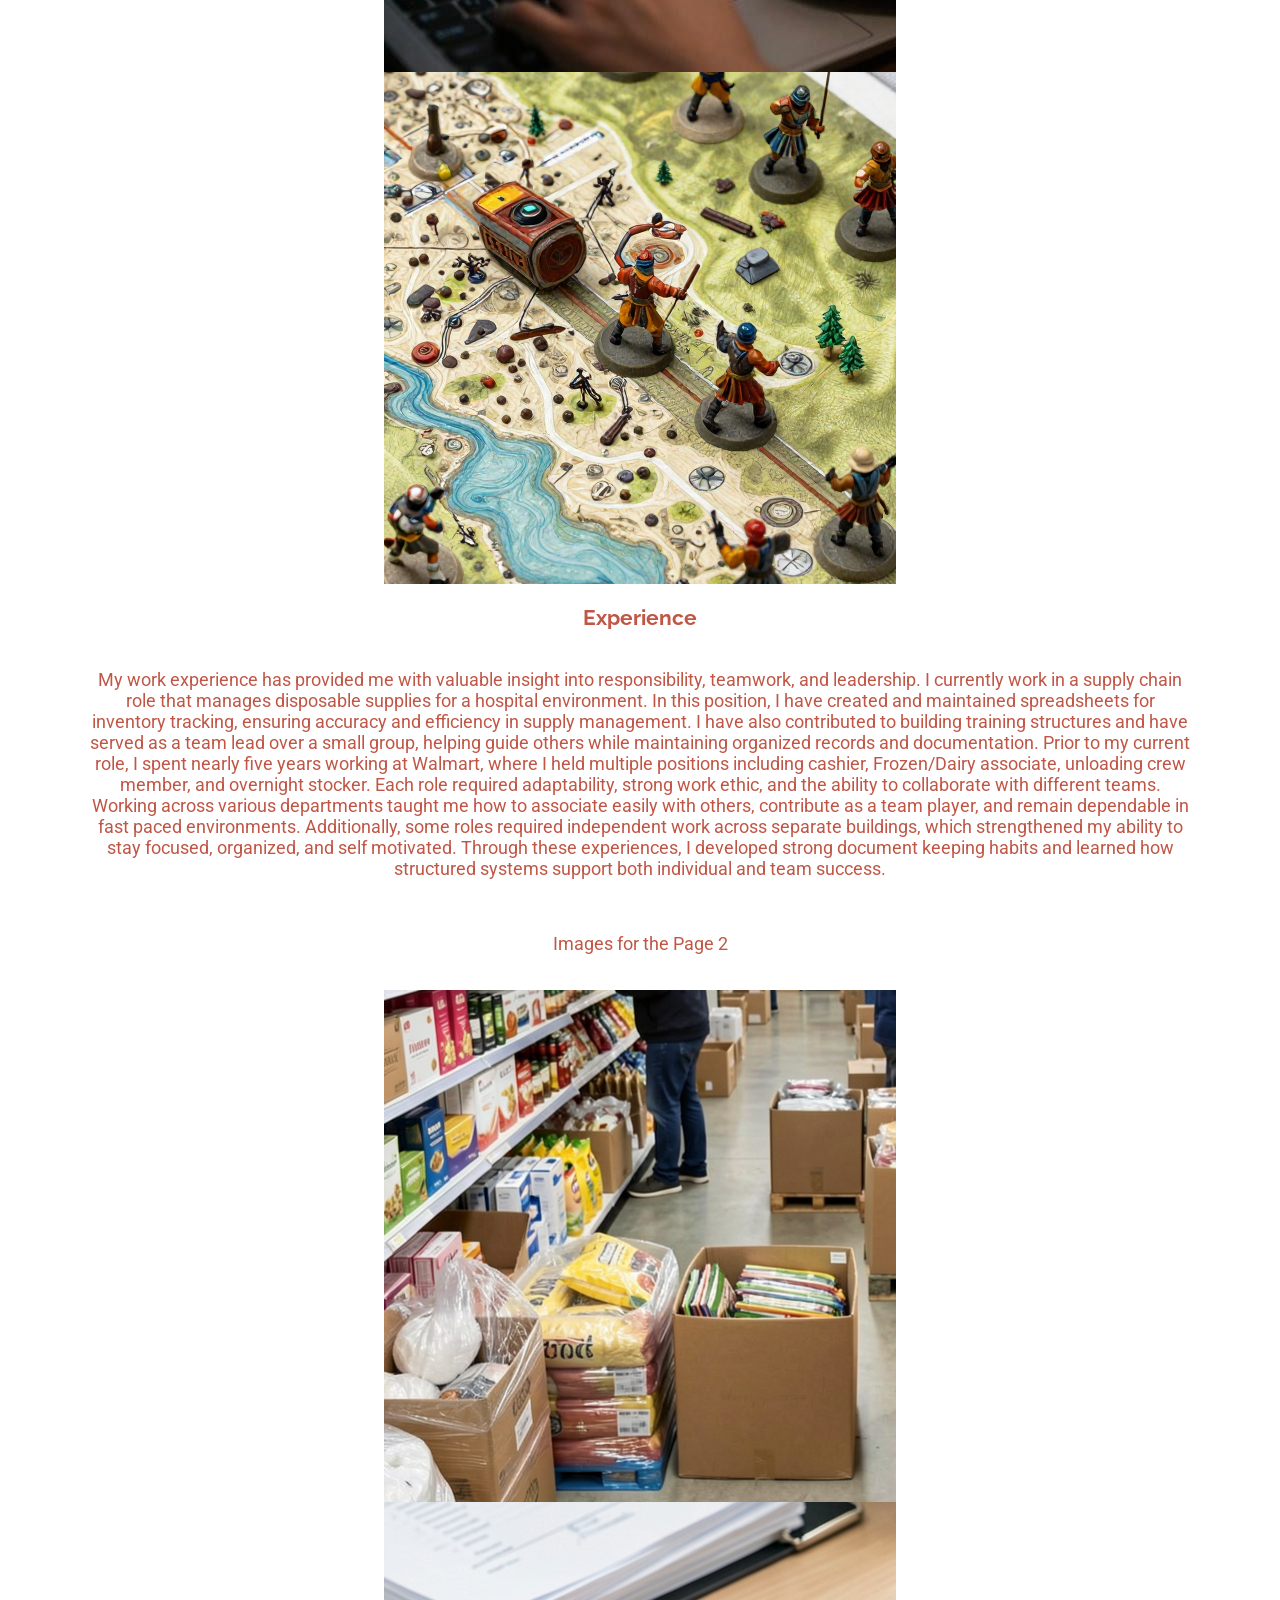
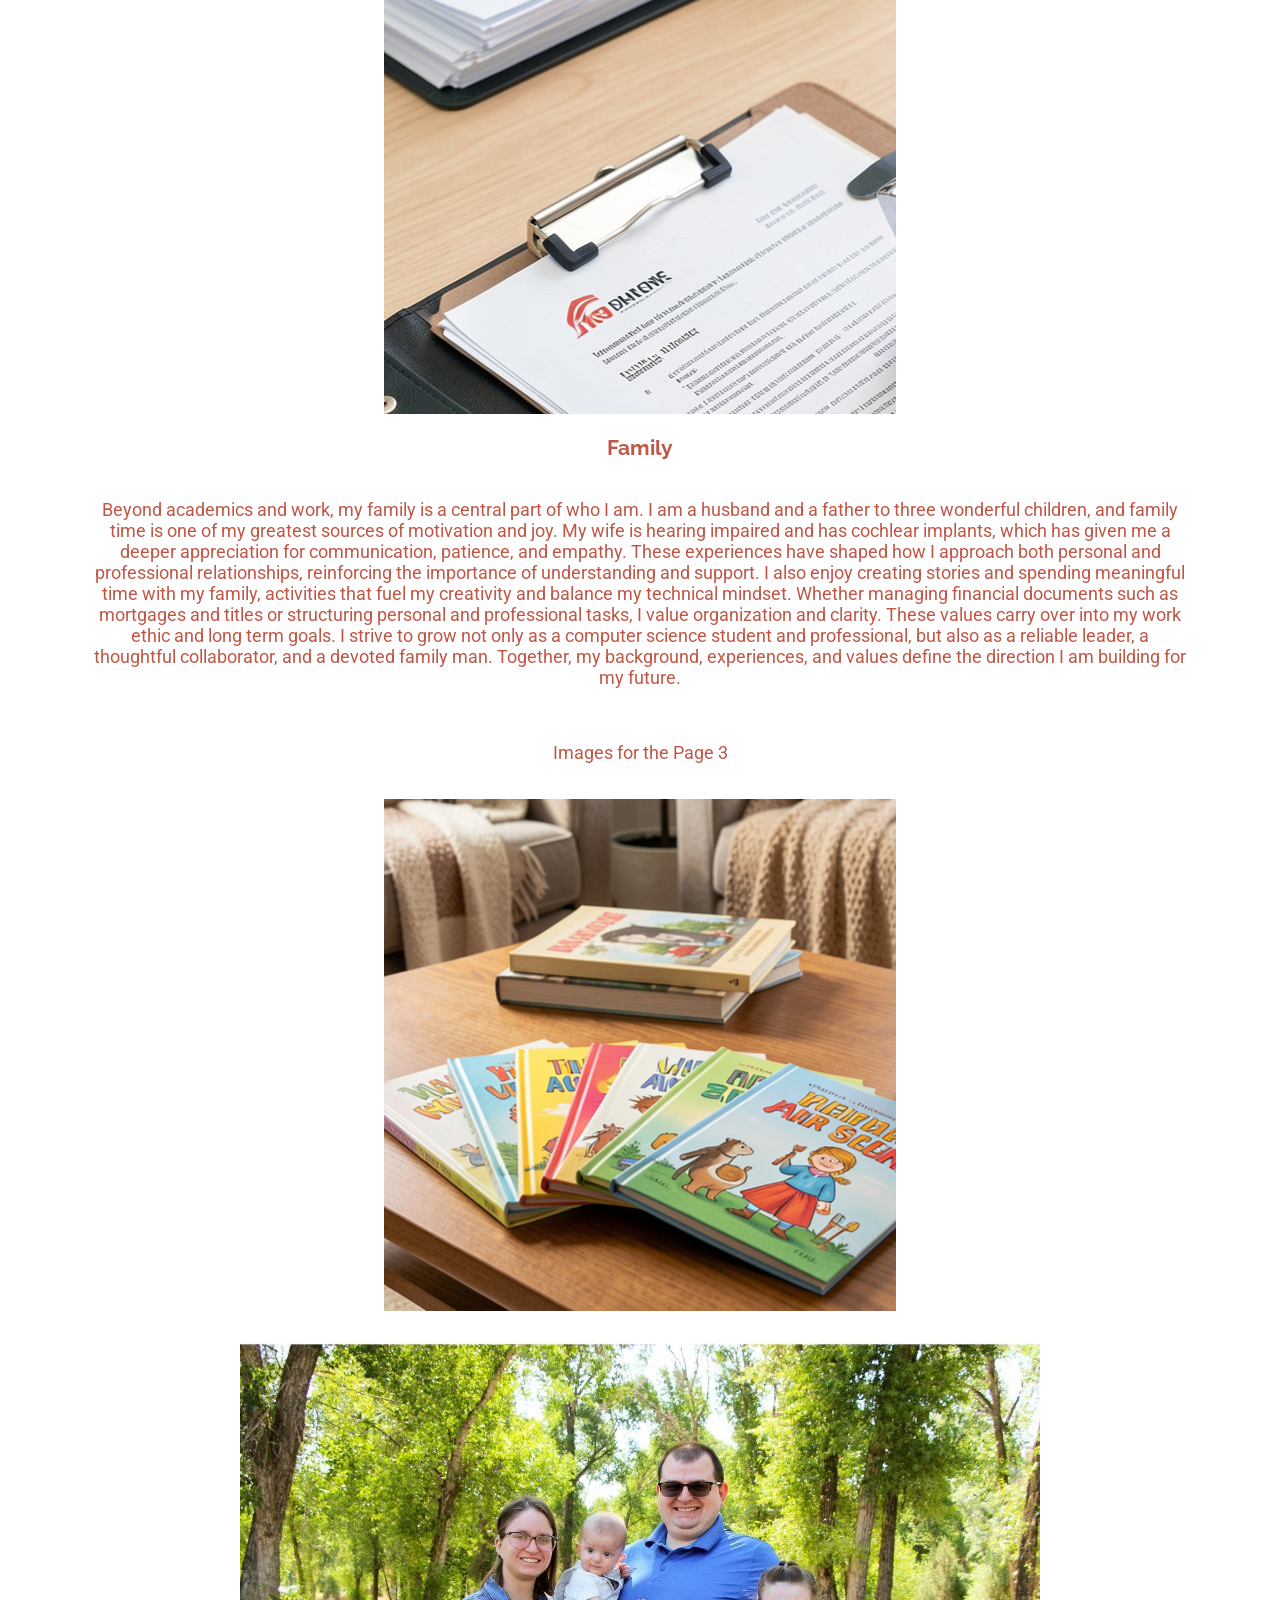
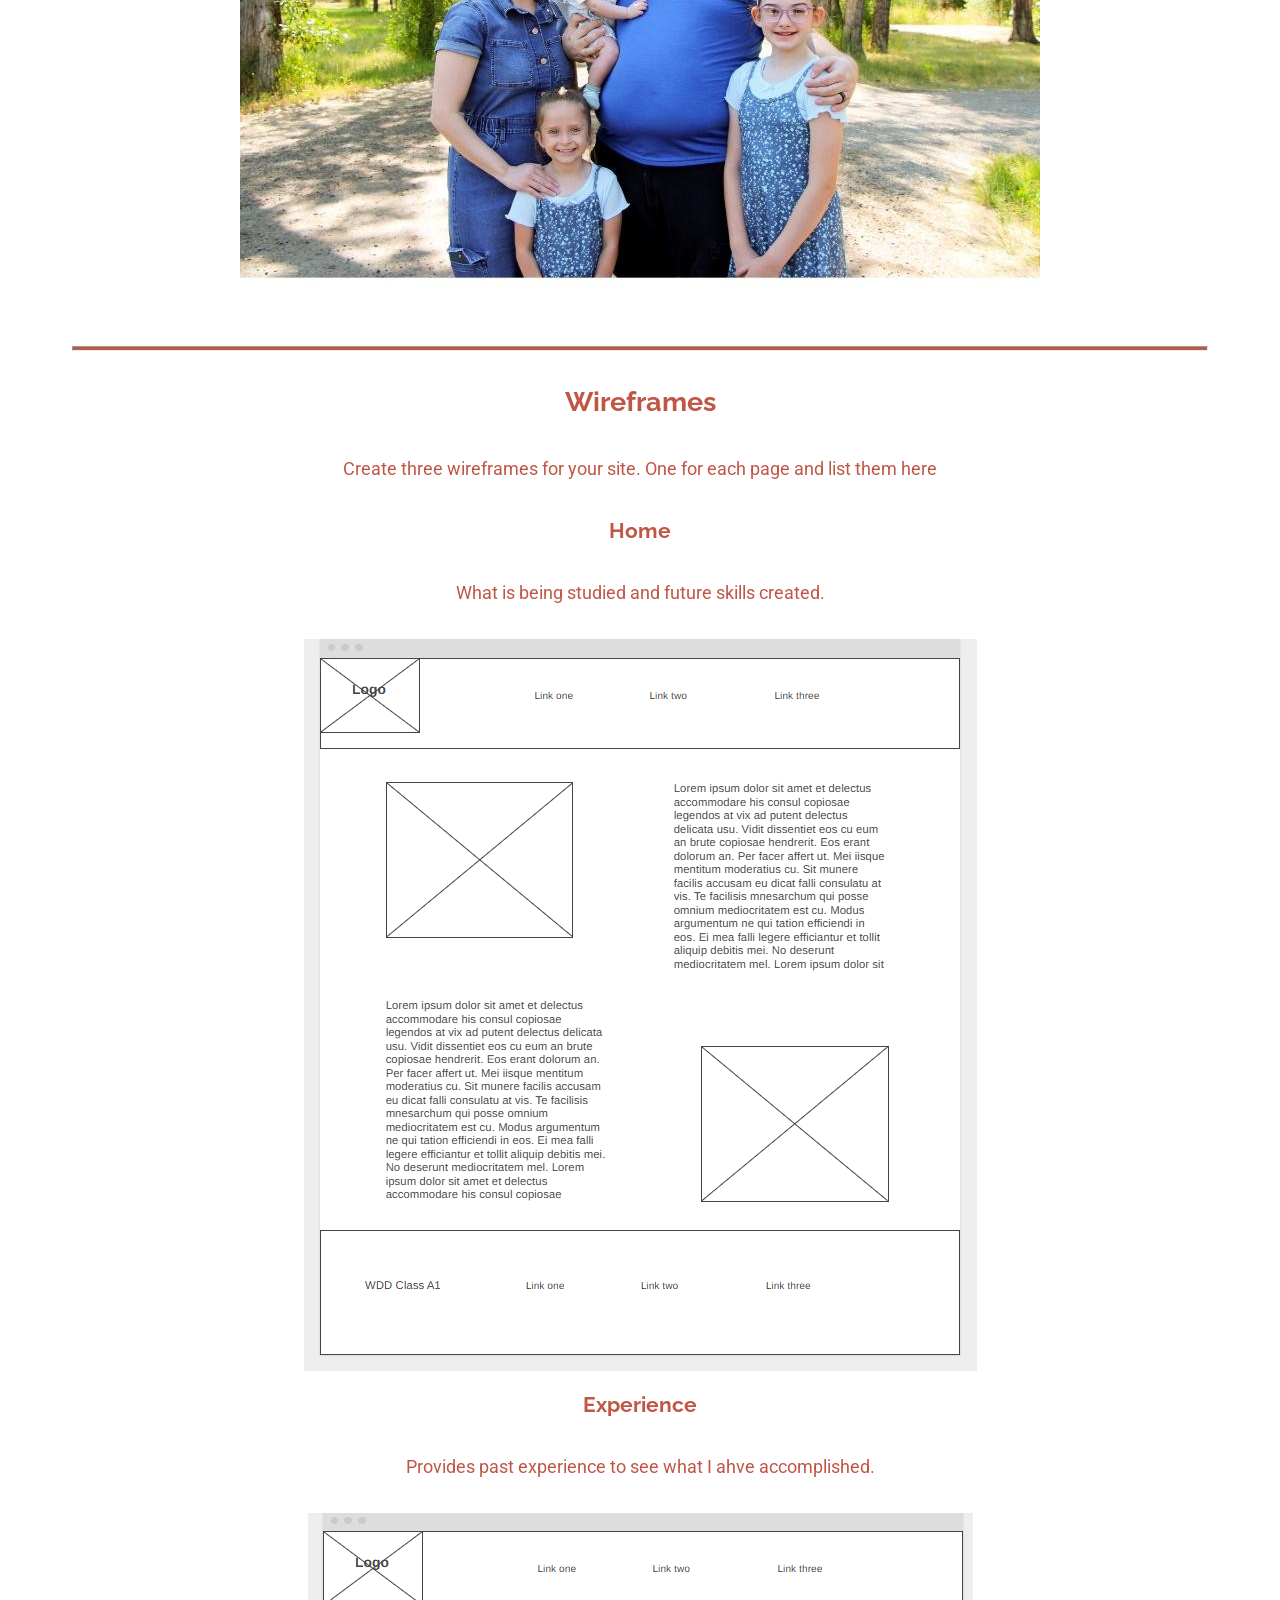
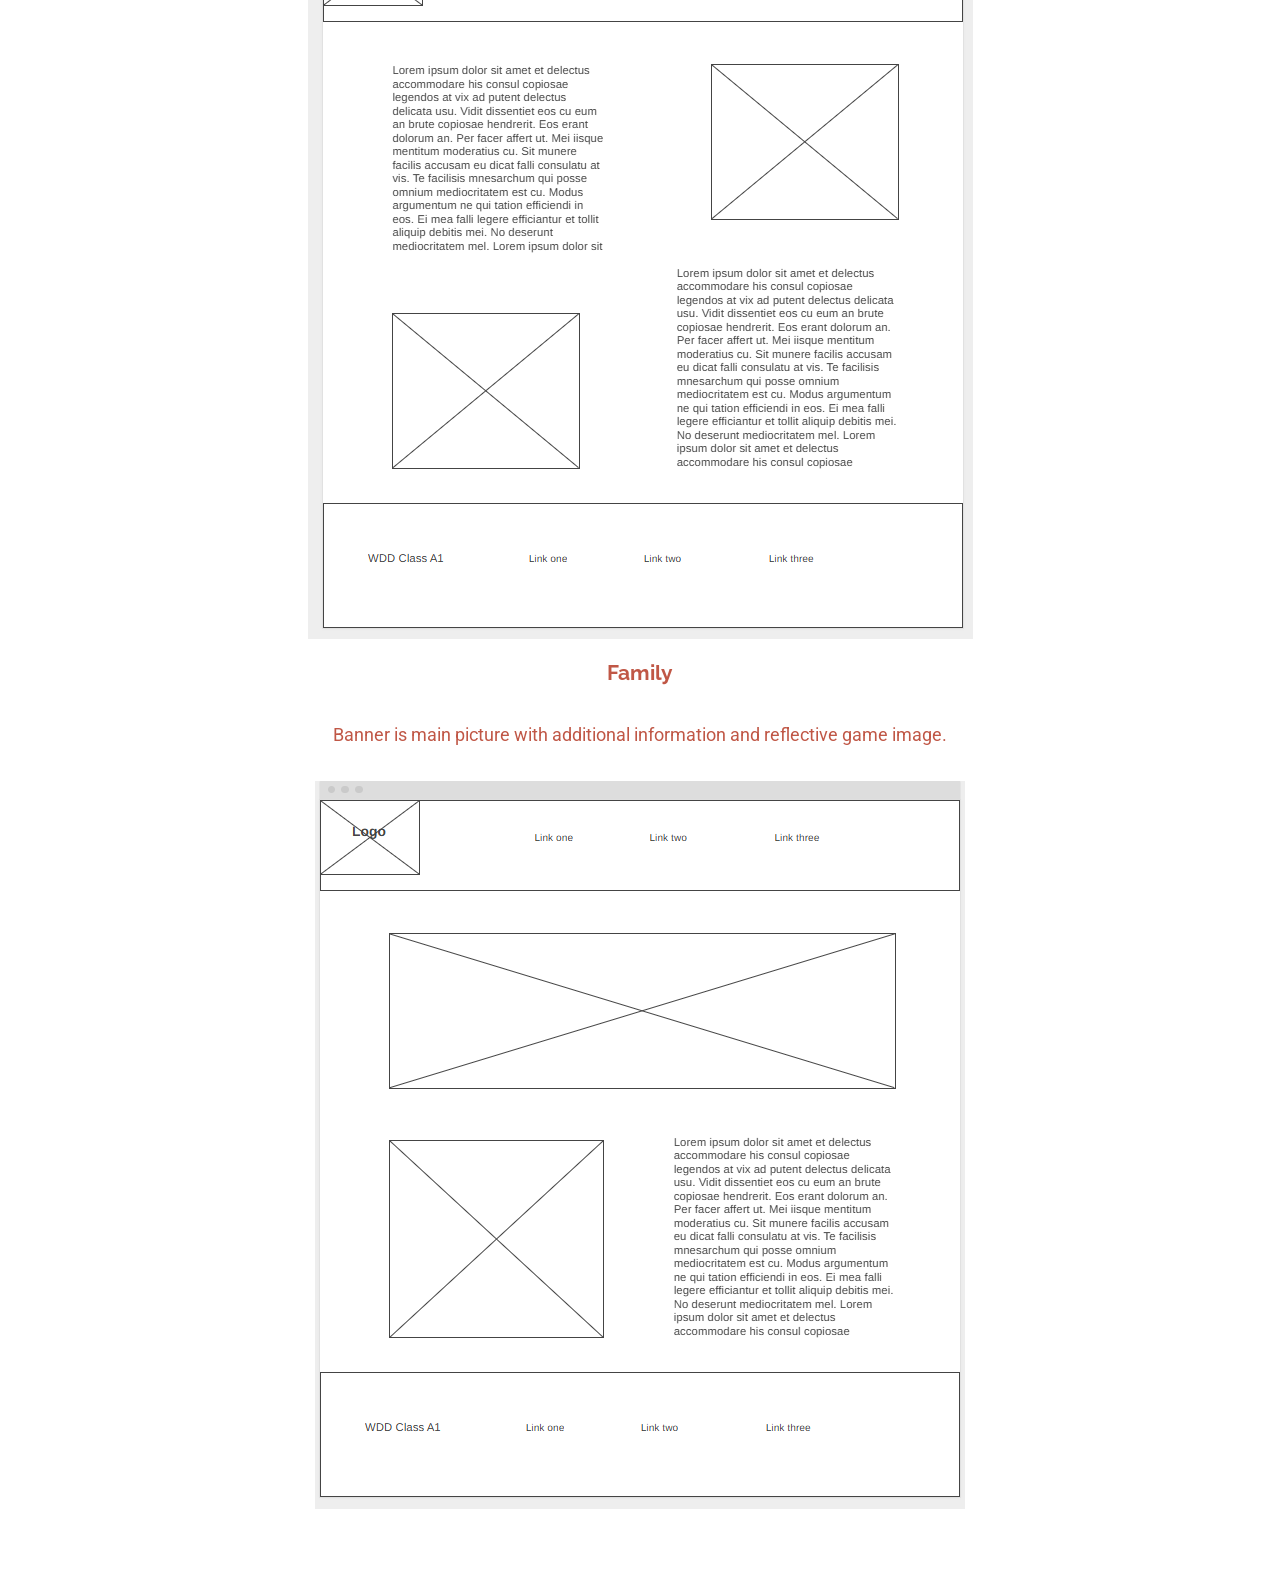
<file: personalwebsite/site-plan.html>
<!DOCTYPE html>
<html lang="en-us">
    
  <head>
    <meta charset="utf-8">
    <title>Site Plan</title>
    <link type="text/css" rel="stylesheet" href="styles/site-plan.css">
  </head>

  <body>
    <header>
      <h1>Listings</h1>
      <h2>Clayton Wadsworth</h2>
      <h2>WDD 130-A1</h2>
      <!-- In the header above, add the name or your site, your name and class number. For example if you are in section 3 you would put WDD 130.03 -->
    </header>
    <main>

      <!-- ------------------------Steps 2-3------------------------------ -->
      <hr>
      <h2>Overview</h2>
      <h3>Purpose</h3>
      <p>Hello and welcome to a snapshot of my experiences with coded and other skills! 
        This is simply a walkthrough of all skills I have devoloped as well as other personal 
        skills that I have gained outside of just coding. I hope you enjoy your walkthrough!
      </p>  <!-- change this -->


      <h3>Audience</h3>
      <p>Future employers as well as future class introductions.</p>  <!-- change this -->

      <hr>
      <h2>Branding</h2>
      <h3>Website Logo</h3>
      <!-- Replace this with some sort of logo for your site.  A logo can be as simple as the name of your site in a nice font :) -->
      <img src="images/logo.png" alt="Logo image">
      <hr>
      <h2>
        Style Guide
      </h2>

      <!-- ------------------------Steps 4-8------------------------------ -->

      <h3>
        Color Palette
      </h3>
      <!--  The colors you choose for a website are one of the most important decisions you will make. Follow the instructions on the activity in iLearn. You should have at least 2 colors but do not have to fill in all 4 if you do not need them.  -->

      <table class="colors">
        <tr><th>Primary</th><th>Secondary</th><th>Accent 1</th><th>Accent 2</th></tr>
        <!-- Switch to the site-plan.css file and change your colors there. -->
        <tr><td class="primary"></td><td class="secondary"></td><td class="accent1"></td><td class="accent2"></td></tr>
      </table>

      <!-- ------------------------Step 9------------------------------ -->

      <h3>
        Typography
      </h3>
      <!-- Choose a font for your paragraphs (body copy) and headlines. What font(s) have you chosen? Why did you choose what you did?  Make sure to review the list of web safe fonts at W3Schools.org as a starting point.  Think also about which of your colors above you might use for background and font colors. -->

      <h4>
        Heading Font: "Raleway", sans-serif  <!-- change this -->
      </h4>
      <h4>
        Paragraph Font: "Roboto", sans-serif  <!-- change this -->
      </h4>
      <h3>
        Normal paragraph example
      </h3>
      <p>
        Lorem ipsum dolor sit amet, consectetur adipiscing elit, sed do eiusmod tempor incididunt ut labore et dolore magna aliqua. Ut enim ad minim veniam, quis nostrud exercitation ullamco laboris nisi ut aliquip ex ea commodo consequat. Duis aute irure dolor in reprehenderit in voluptate velit esse cillum dolore eu fugiat nulla pariatur. Excepteur sint occaecat cupidatat non proident, sunt in culpa qui officia deserunt mollit anim id est laborum.
      </p>
      <h3>
        Colored paragraph example
      </h3>
      <p class="colored">
        Lorem ipsum dolor sit amet, consectetur adipiscing elit, sed do eiusmod tempor incididunt ut labore et dolore magna aliqua. Ut enim ad minim veniam, quis nostrud exercitation ullamco laboris nisi ut aliquip ex ea commodo consequat. 
      </p>

      <!-- ------------------------Step 10------------------------------ -->

      <h3>
        Navigation
      </h3>
      <!-- Think about how you want your navigation bar to look. In the site-plan.css file change the colors to your colors to get the look you desire. --> 
      <nav>
        <a href="#">Home</a>
        <a href="#">Experience</a>
        <a href="#">Family</a>
      </nav>
      <hr>
      <h2>
        Site Map
      </h2>
      <div class="sitemap">
        <div class="sm-home">
          Home
        </div>
        <div class="sm-page2">
          Experience <!-- change this -->
        </div>
        <div class="sm-page3">
          Family  <!-- change this -->
        </div>

        <div class="top">
          &nbsp;
        </div>
        <div class="left">
          &nbsp;
        </div>
        <div class="right">
          &nbsp;
        </div>

      </div>

      <!-- --------Content Section -------------- -->
      <hr>
      <h2>
        Content
      </h2>
      <h3>Home page</h3>
      <p>
        From an early age, I have been drawn to technology and problem solving. 
        Growing up in a family of six, I learned quickly how to be adaptable, patient, and curious about the world around me. 
        One of my earliest interests was coding. Even as a child, the idea of creating something from nothing, whether through simple programs or structured logic, captured my attention. 
        Alongside this interest, I spent much of my life playing games, which further strengthened my appreciation for systems, mechanics, and creative design. 
        These experiences naturally guided me toward pursuing computer science as an academic and professional path. 
        I am currently in my second year of college studying computer science after graduating from high school. 
        My goal in joining college was not only to gain technical knowledge, but also to develop a deeper understanding of how computer science applies to real world challenges. 
        I enjoy learning beyond the classroom and often explore topics outside of required coursework, as I believe growth comes from curiosity and self driven exploration. 
        This mindset has helped me build both technical skills and a strong foundation for continuous learning, which I see as essential in a constantly evolving field like technology. 
      </p>
      <p>Images for the Home page</p>
        <img src="images/computertyping.jpeg" alt="image for homepage">
        <img src="images/wargame.jpeg" alt="image for homepage">

      </ul>
      <h3>Experience</h3>
      <p>
      My work experience has provided me with valuable insight into responsibility, teamwork, and leadership. 
      I currently work in a supply chain role that manages disposable supplies for a hospital environment. 
      In this position, I have created and maintained spreadsheets for inventory tracking, ensuring accuracy and efficiency in supply management. 
      I have also contributed to building training structures and have served as a team lead over a small group, helping guide others while maintaining organized records and documentation. 
      Prior to my current role, I spent nearly five years working at Walmart, 
      where I held multiple positions including cashier, Frozen/Dairy associate, unloading crew member, and overnight stocker. 
      Each role required adaptability, strong work ethic, and the ability to collaborate with different teams. 
      Working across various departments taught me how to associate easily with others, contribute as a team player, and remain dependable in fast paced environments. 
      Additionally, some roles required independent work across separate buildings, which strengthened my ability to stay focused, organized, and self motivated. 
      Through these experiences, I developed strong document keeping habits and learned how structured systems support both individual and team success. 

      </p>
      <p>Images for the Page 2</p>
        <img src="images/retailwork.jpeg" alt="image for page">
        <img src="images/documents.jpeg" alt="image for page">

      </ul>
      <h3>Family</h3>
      <p>
      Beyond academics and work, my family is a central part of who I am. 
      I am a husband and a father to three wonderful children, and family time is one of my greatest sources of motivation and joy. 
      My wife is hearing impaired and has cochlear implants, which has given me a deeper appreciation for communication, patience, and empathy. 
      These experiences have shaped how I approach both personal and professional relationships, reinforcing the importance of understanding and support. 
      I also enjoy creating stories and spending meaningful time with my family, activities that fuel my creativity and balance my technical mindset. 
      Whether managing financial documents such as mortgages and titles or structuring personal and professional tasks, I value organization and clarity. 
      These values carry over into my work ethic and long term goals. 
      I strive to grow not only as a computer science student and professional, but also as a reliable leader, a thoughtful collaborator, and a devoted family man. 
      Together, my background, experiences, and values define the direction I am building for my future.

      </p>
      <p>Images for the Page 3</p>
        <img src="images/storytime.jpeg" alt="image for page3">
        <img src="images/family.jpeg" alt="image for page3">

      </ul>
      <hr>
      <h2>
        Wireframes
      </h2>
      <p>
        Create three wireframes for your site. One for each page and list them here</p>

      <h3>Home</h3>
      <p>         
        What is being studied and future skills created.
      </p>
      <img src="images/wireframehome.png" alt="home page wireframe">

      <h3>Experience</h3>
      <p>         
        Provides past experience to see what I ahve accomplished.
      </p>
      <img src="images/wireframeex.png" alt="page 2 wireframe">

      <h3>Family</h3>
      <p>         
        Banner is main picture with additional information and reflective game image.
      </p>
      <img src="images/wireframefam.png" alt="page 3 wireframe">
    </main>
  </body>

</html>
</file>
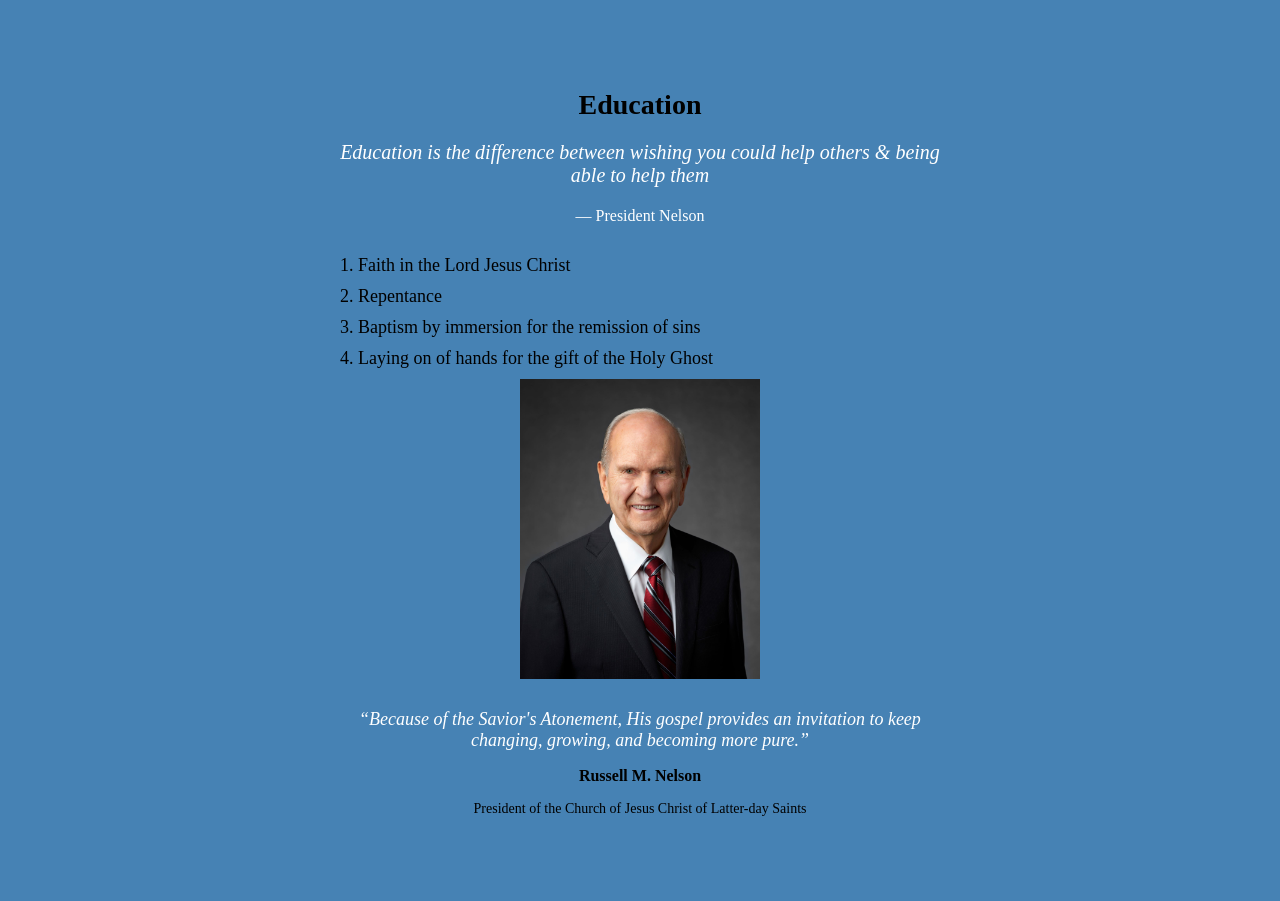
<file: random/challenge.html>
<!DOCTYPE html>
<html lang="en">
<head>
    <meta charset="UTF-8">
    <title>Education Quote</title>

    <!-- Link to external CSS -->
    <link rel="stylesheet" href="styles/styles.css">
</head>
<body>

    <div class="card">
        <h1>Education</h1>

        <p class="quote">
            Education is the difference between wishing you could help others
            &amp; being able to help them
        </p>

        <p class="author">— President Nelson</p>

        <ul>
            <li>Faith in the Lord Jesus Christ</li>
            <li>Repentance</li>
            <li>Baptism by immersion for the remission of sins</li>
            <li>Laying on of hands for the gift of the Holy Ghost</li>
        </ul>

        <div>
            <img id="President" src="images/russell_nelson_official_portrait_2018.jpg" alt="President Nelson">
        </div>
       <p class="footer-quote">
            “Because of the Savior's Atonement, His gospel provides an invitation
            to keep changing, growing, and becoming more pure.”
        </p>

        <p class="footer-author">Russell M. Nelson</p>
        <p class="footer-title">
            President of the Church of Jesus Christ of Latter-day Saints
        </p>
    </div>

</body>
</html>

</body>
</html>
</file>
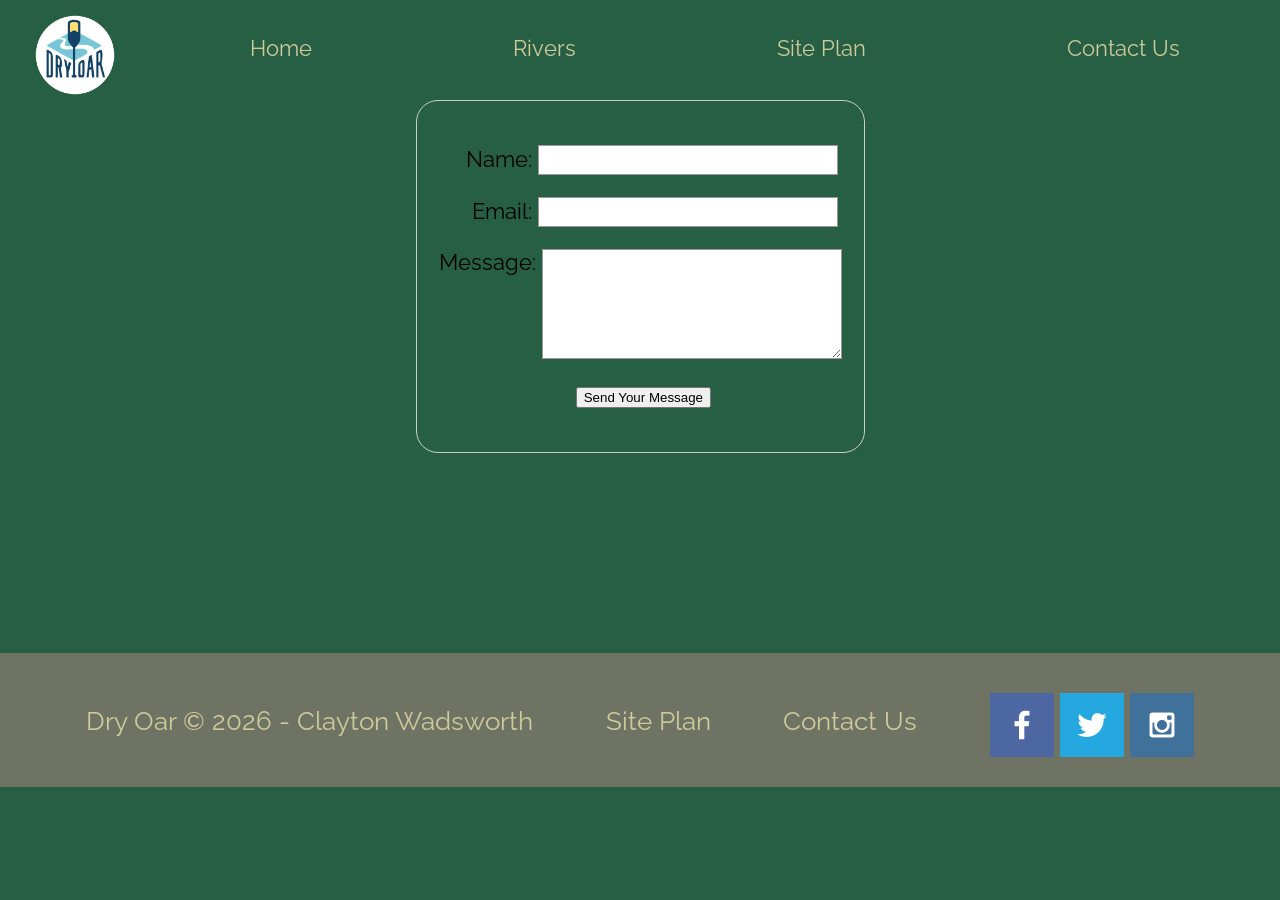
<file: wwr/contactus.html>
<!DOCTYPE html>
<html lang="en">
<head>
    <meta charset="UTF-8">
    <meta name="viewport" content="width=device-width, initial-scale=1.0">
    <title>Contact Us
    </title>
    <link rel="stylesheet" href="styles/style.css">
    <style>
        body {
            text-align: center;
        }
        form {
            display: inline-block;
            padding: 1em;
            border: 1px solid #cccccc;
            border-radius: 1em;
        }
        p + p {
            margin-top: 1em;
        }
        label {
            display: inline-block;
            min-width: 90px;
            text-align: right;
        }
        input, textarea {
            font: 1em sans-serif;
            width: 300px;
            box-sizing: border-box;
            border: 1px solid #999999;
        }
        input:focus, textarea:focus {
            outline-style: solid;
            outline-color: black;
        }
        textarea {
            vertical-align: top;
            height: 5em;
        }
        .button {
            padding-left: 90px;
        }
        button {
            margin-left: 0.5em;
        }
        #feedback {
            background-color: antiquewhite;
            position: absolute;
            top: 0;
            left: 0;
            right: 0;
            padding: 0.5em;
            display: none;
        }
        .moveDown {
            margin-top: 3em;
        }
    </style>
</head>
<body>
    <div id="content">
    <header>
        <a href="index.html" id="logo_link">
            <img class="icon" src="images/logo.png" alt="Dry Oar Logo">
        </a>
        <nav>
            <a href="index.html">Home</a>
            <a href="rivers.html">Rivers</a>
            <a href="site-plan-rafting.html">Site Plan</a>
            <a href="contactus.html">Contact Us</a>
        </nav>
    </header>
    
    <main>
        <div id="feedback"></div>
        <form action="/my-handing-form-page" method="post">
            <p>
                <label for="name">Name:</label>
                <input type="text" id="name" name="user_name"/>
            </p>
            <p>
                <label for="mail">Email:</label>
                <input type="email" id="mail" name="user_email"/>
            </p>
            <p>
                <label for="msg">Message:</label>
                <textarea id="msg" name="user_message"></textarea>
            </p>
            <p>
                <button type="submit">Send Your Message</button>
            </p>
        </form>
    </main>

    <footer>
        <p>Dry Oar &copy; 2026 - Clayton Wadsworth</p>
        <p><a href="site-plan-rafting.html">Site Plan</a></p>
        <p><a href="contactus.html">Contact Us</a></p>
        <div class="social">
            <a href="https://facebook.com" target="_blank">
                <img src="images/facebook.png" alt="fb icon">
            </a>
            <a href="https://twitter.com" target="_blank">
                <img src="images/twitter.png" alt="twitter icon">
            </a>
            <a href="https://instagram.com" target="_blank">
                <img src="images/instagram.png" alt="instagram icon">
            </a>
        </div>
    </footer>
    </div>
    <script>
        const feedbackElement = document.getElementById('feedback')
        const formElement = document.forms[0]
        formElement.addEventListener('submit', function(e) {
            e.preventDefault();
            feedbackElement.innerHTML = 'Hello '+ formElement.user_name.value +'! Thank you for your message. We will get back to you as soon as possible!';
            feedbackElement.style.display = 'block';
            document.body.classList.toggle('moveDown');
        });
    </script>
</body>
</html>
</file>
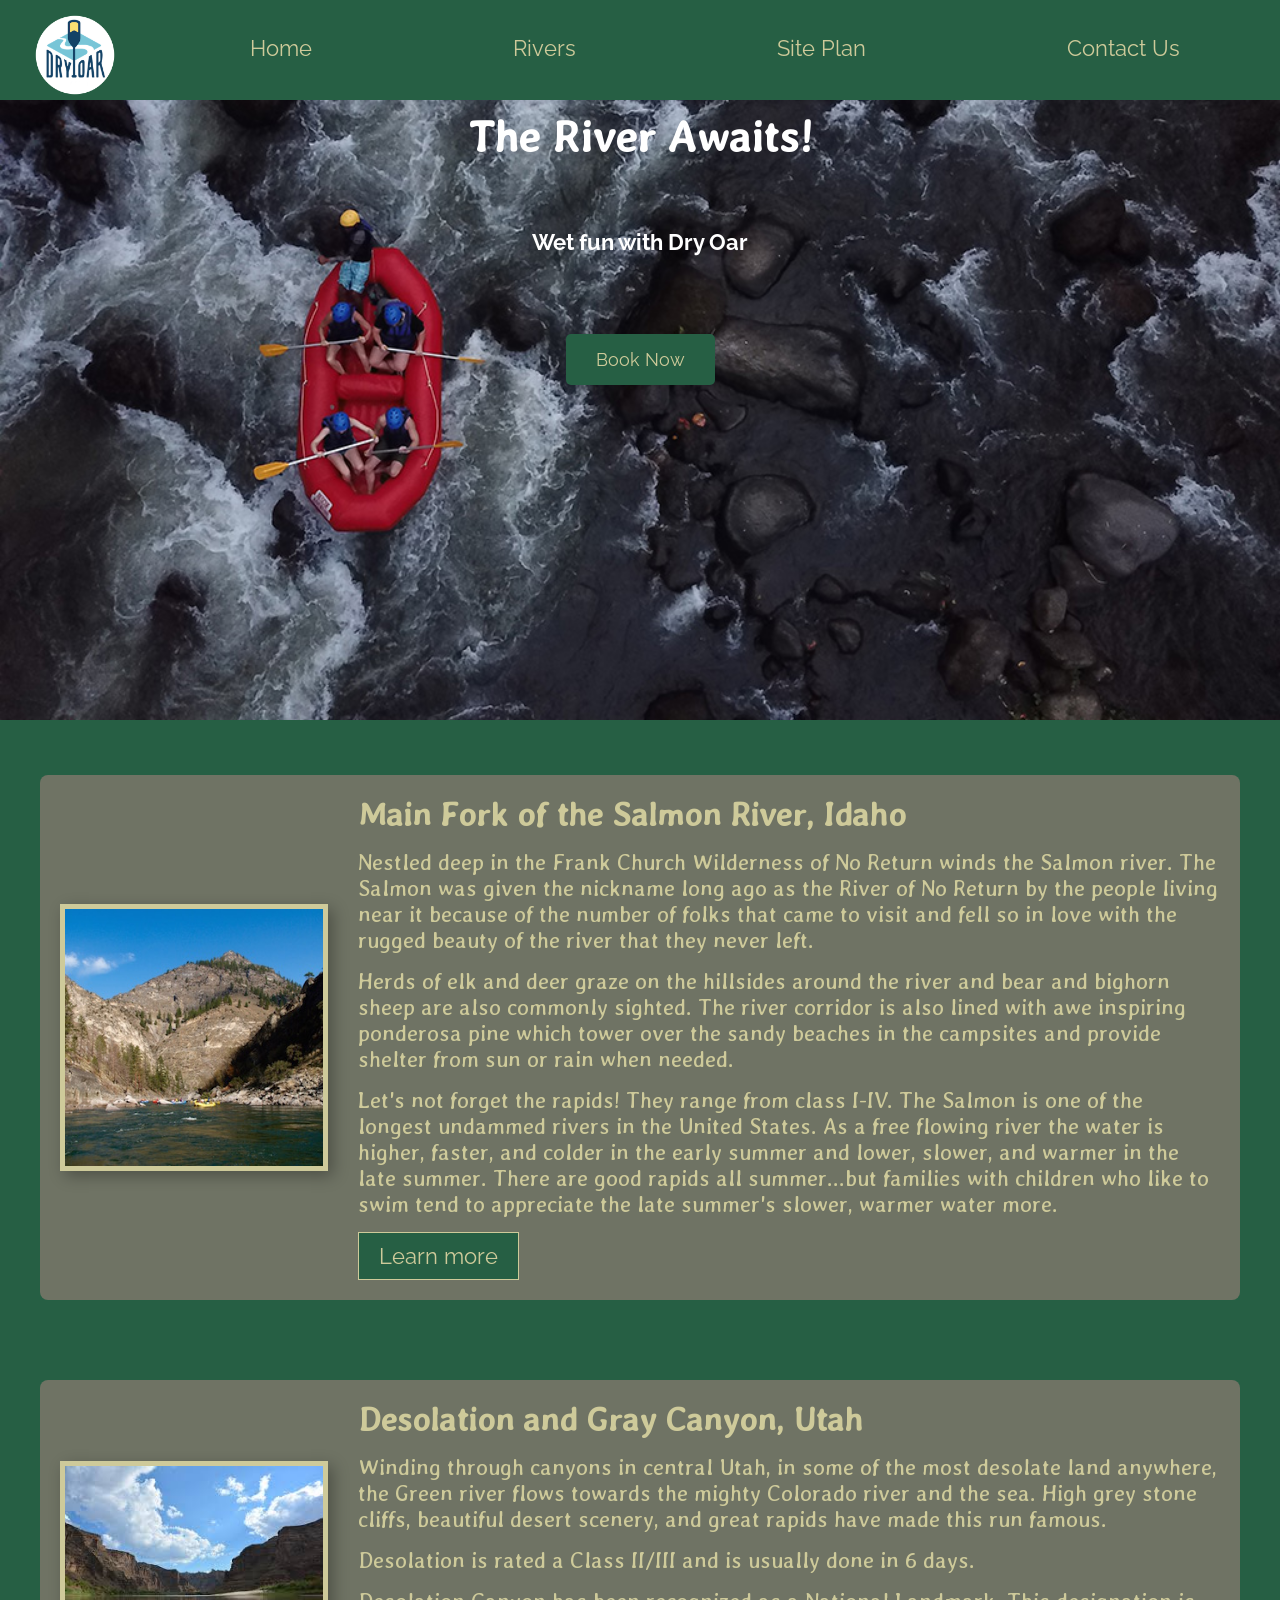
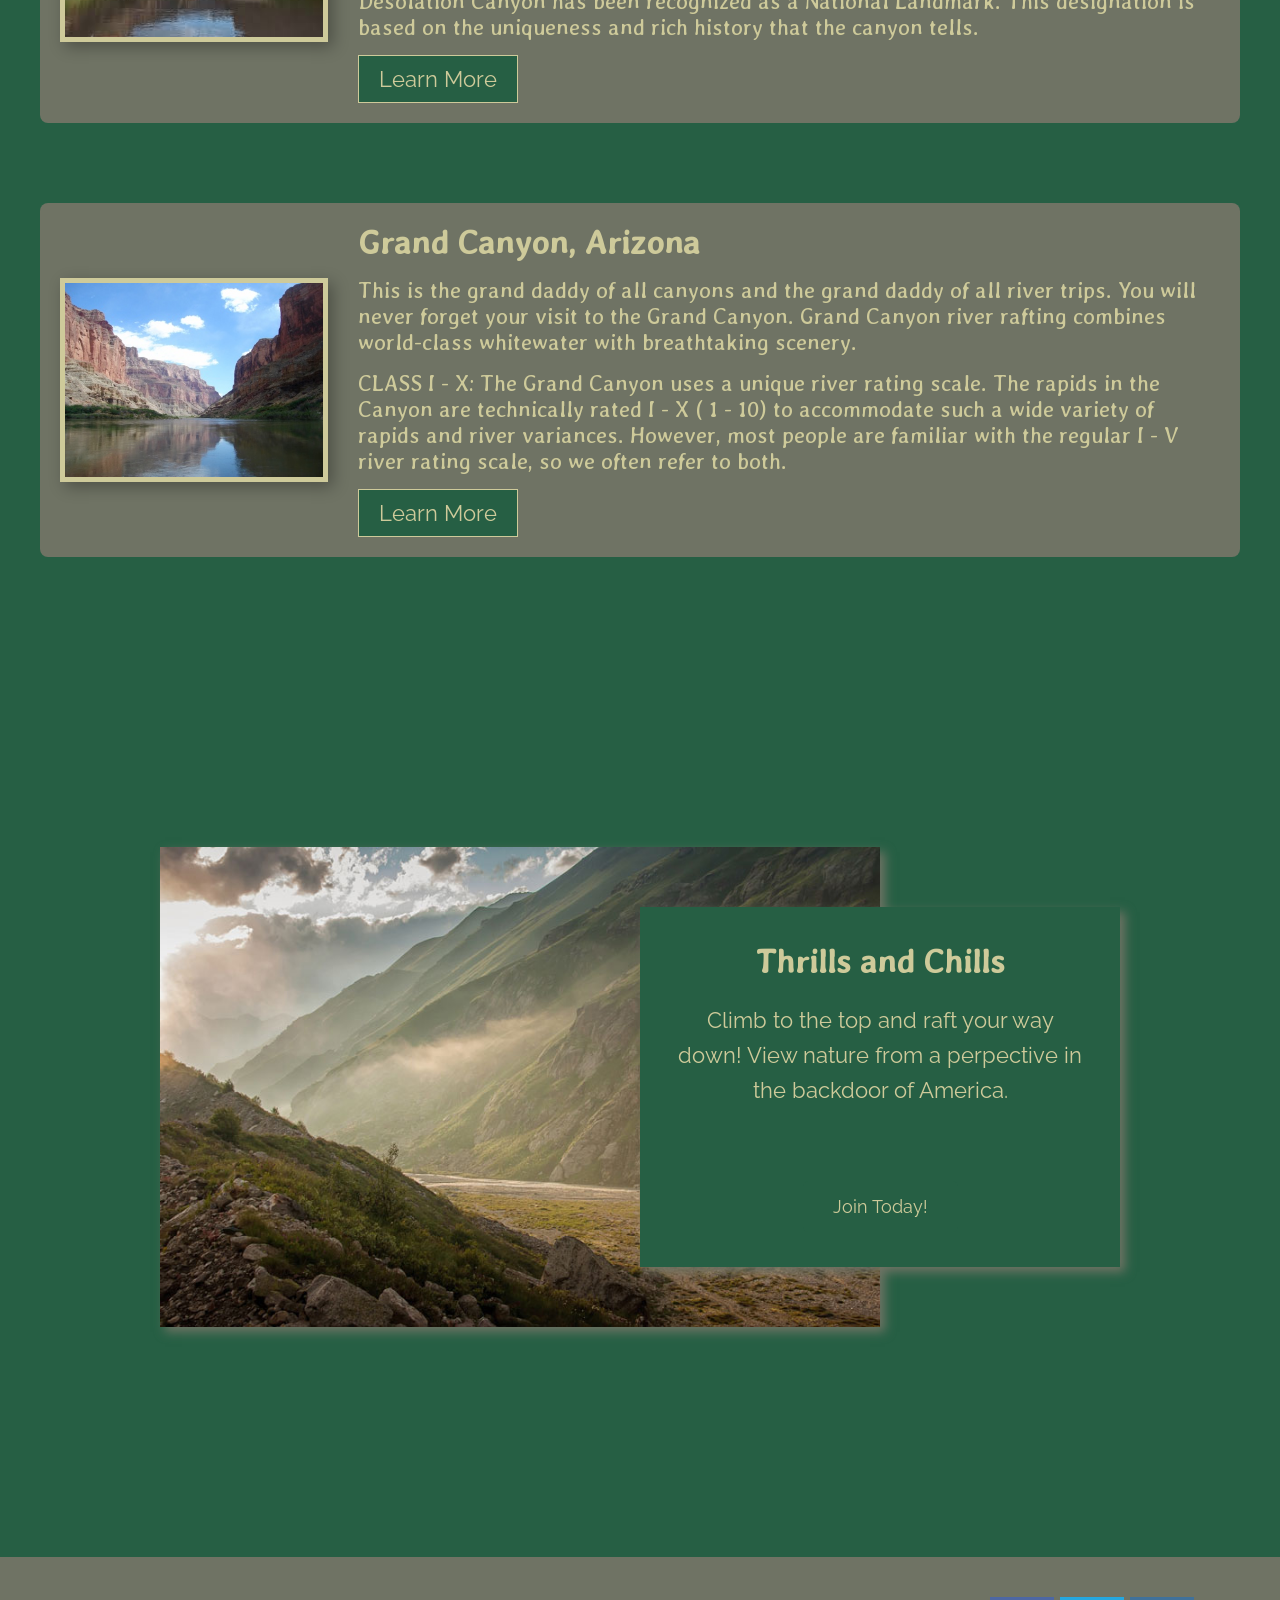
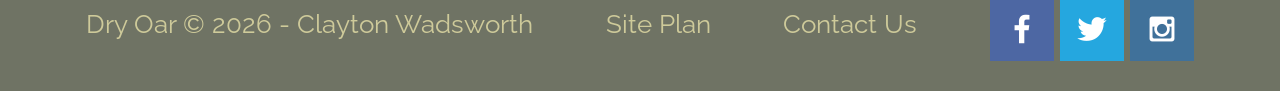
<file: wwr/rivers.html>
<!DOCTYPE html>
<html lang="en">
<head>
    <meta charset="UTF-8">
    <meta name="viewport" content="width=device-width, initial-scale=1.0">
    <title>Rivers Await!</title>
    <link rel="stylesheet" href="styles/style.css">
</head>
<body>
    <div id="content">
    <header>
        <a href="index.html" id="logo_link">
            <img class="icon" src="images/logo.png" alt="Dry Oar Logo">
        </a>
        <nav>
            <a href="index.html">Home</a>
            <a href="rivers.html">Rivers</a>
            <a href="site-plan-rafting.html">Site Plan</a>
            <a href="contactus.html">Contact Us</a>
        </nav>
    </header>
    <div id="hero">
        <div id="hero-box">
            <img id="hero-img" src="images/riverrafting.jpg" alt="People Rafting">
        </div>
        <section id="hero-msg">
            <h1 class="home-title">The River Awaits!</h1>
            <h4>Wet fun with Dry Oar</h4>
            <div class="button-box">
                <a class="book" href="contactus.html">Book Now</a>
            </div>
        </section>
    </div>

    <main class="child-grid">
        
            <section class="river-card">
                <img src="images/salmonidaho.jpg" alt="Salmon River Idaho">
                <div class="river-text">
                    <h2>Main Fork of the Salmon River, Idaho</h2>
                    <p>Nestled deep in the Frank Church Wilderness of No Return winds the Salmon river. The Salmon was given the nickname long ago as the River of No Return by the people living near it because of the number of folks that came to visit and fell so in love with the rugged beauty of the river that they never left.</p>
                    <p>Herds of elk and deer graze on the hillsides around the river and bear and bighorn sheep are also commonly sighted. The river corridor is also lined with awe inspiring ponderosa pine which tower over the sandy beaches in the campsites and provide shelter from sun or rain when needed.</p>
                    <p>Let's not forget the rapids! They range from class I-IV. The Salmon is one of the longest undammed rivers in the United States. As a free flowing river the water is higher, faster, and colder in the early summer and lower, slower, and warmer in the late summer. There are good rapids all summer...but families with children who like to swim tend to appreciate the late summer's slower, warmer water more.</p>
                    <a href="contactus.html" class="button">Learn more</a>
                </div>
            </section>
            <section class="river-card">
                <img src="images/desutah.jpg" alt="Desolation Canyon Utah">
                <div class="river-text">
                    <h2>Desolation and Gray Canyon, Utah</h2>
                    <p>Winding through canyons in central Utah, in some of the most desolate land anywhere, the Green river flows towards the mighty Colorado river and the sea. High grey stone cliffs, beautiful desert scenery, and great rapids have made this run famous.</p>
                    <p>Desolation is rated a Class II/III and is usually done in 6 days.</p>
                    <p>Desolation Canyon has been recognized as a National Landmark.  This designation is based on the uniqueness and rich history that the canyon tells.</p>
                    <a href="contactus.html" class="button">Learn More</a>
                </div>
            </section>
            <section class="river-card">
                <img src="images/grandcanyon.jpg" alt="Grand Canyon Arizona">
                <div class="river-text">
                    <h2>Grand Canyon, Arizona</h2>
                    <p>This is the grand daddy of all canyons and the grand daddy of all river trips. You will never forget your visit to the Grand Canyon. Grand Canyon river rafting combines world-class whitewater with breathtaking scenery.</p>
                    <p>CLASS I - X: The Grand Canyon uses a unique river rating scale. The rapids in the Canyon are technically rated I - X ( 1 - 10) to accommodate such a wide variety of rapids and river variances. However, most people are familiar with the regular I - V river rating scale, so we often refer to both.</p>
                    <a href="contactus.html" class="button">Learn More</a>
                </div>
            </section>
            <div id="background2"></div>
                <img class="mountains2" src="images/mountains.jpg" alt="Misty mountains">
                <section class="msg2">
                    <h2>Thrills and Chills</h2>
                    <p>Climb to the top and raft your way down! View nature from a perpective in the backdoor of America.</p>
                    <a class="join" href="rivers.html">Join Today!</a>
                </section>
       
    </main>
    <footer>
        <p>Dry Oar &copy; 2026 - Clayton Wadsworth</p>
        <p><a href="site-plan-rafting.html">Site Plan</a></p>
        <p><a href="contactus.html">Contact Us</a></p>
        <div class="social">
            <a href="https://facebook.com" target="_blank">
                <img src="images/facebook.png" alt="fb icon">
            </a>
            <a href="https://twitter.com" target="_blank">
                <img src="images/twitter.png" alt="twitter icon">
            </a>
            <a href="https://instagram.com" target="_blank">
                <img src="images/instagram.png" alt="instagram icon">
            </a>
        </div>
    </footer>
    </div>
</body>
</html>
</file>
<file: personalwebsite/styles/style.css>
@import url('https://fonts.googleapis.com/css2?family=Raleway:wght@700&family=Roboto:wght@400;700&display=swap');


body {
    font-family: 'Roboto', sans-serif;
    margin: 0;
    padding: 0;
    line-height: 1.6;
    color: white;
    background-color: #c05746;
}

#content {
    max-width: 1200px;
    margin: 0 auto;
}

.experience-grid {
    display: flex;
    flex-direction: column;
    gap: 80px; 
    padding: 40px 20px;
    max-width: 1000px;
    margin: 0 auto;
}

.experience-grid .info-card:nth-child(even) {
    flex-direction: row-reverse;
}

.experience-grid section:nth-child(2) {
    flex-direction: row-reverse;
}

h1, h2, h3 {
    font-family: 'Raleway', sans-serif;
    text-transform: uppercase;
}


header {
    display: flex;
    justify-content: space-between;
    align-items: center;
    padding: 20px;
    background-color: #503047; 
}

.icon {
    width: 80px;
    height: auto;
}

/* nav {
    display: flex;
    gap: 20px;
}

nav a {
    text-decoration: none;
    color: #adc698;
    font-weight: bold;
    padding: 10px 15px;
    transition: 0.3s;
}

nav a:hover {
    background-color: #c05746;
    border-radius: 5px;
} */


#hero {
    position: relative;
    text-align: center;
    background-color: #c05746;
}

#hero-img {
    width: 100%;
    height: 600px;
    object-fit: cover;
}


.home-grid, .experience-grid, .family-grid {
    display: flex;
    flex-direction: column;
    gap: 40px;
    padding: 40px 20px;
}


.info-card, .info-card2 {
    display: flex;
    align-items: center;
    justify-content: space-between; 
    gap: 30px;
    margin: 40px 0;
    width: 100%;
}


.info-card {
    display: flex;
    align-items: center;
    justify-content: space-between;
    gap: 5%; 
    width: 100%;
}


.info-card2 {
    flex-direction: row-reverse;
}


.info-card img {
    width: 45%; 
    height: auto;
    object-fit: cover;
    border-radius: 8px;
}

.info-text {
    width: 50%;
}


.info-card img {
    width: 100%;
    height: auto;
    border-radius: 8px;
    box-shadow: 5px 5px 15px rgba(0,0,0,0.1);
}

.info-text {
    padding: 20px;
}


footer {
    display: flex;
    justify-content: center;
    align-items: center;
    gap: 20px;
    padding: 20px;
    background-color: #503047;
    color: white;
}

footer a {
    color: #adc698; 
    text-decoration: none;
    margin: 0 10px;
}

footer a:hover {
    text-decoration: underline;
}

footer p {
    margin: 0;
}


.topnav {
  overflow: hidden;
  background-color: #503047;
}

.topnav a {
  float: left;
  color: #adc698;
  text-align: center;
  padding: 14px 16px;
  text-decoration: none;
  font-size: 17px;
}

.topnav a:hover {
  background-color: white;
  color: #503047;
}

.topnav a.active {
  background-color: white;
  color: #503047;
}
</file>
<file: wwr/styles/style.css>
@import url('https://fonts.googleapis.com/css2?family=Averia+Gruesa+Libre&family=Raleway:ital,wght@0,100..900;1,100..900&display=swap');



#content {
    max-width: 1600px;
    margin: 0 auto;
}

#hero-img {
    width: 100%;
}

nav a {
    text-align: center;
    color: #ceca9a;
    text-decoration: none;
    padding: 35px;
}

#hero {
    display: grid;
    grid-template-columns: 1fr 3fr 1fr;
    margin-top: -100px;
}

#hero-box {
    grid-column: 1/4;
    grid-row: 1/3;
    z-index: -1;
}

#hero-msg {
    display: grid;
    grid-column: 2/3;
    grid-row: 1/2;
    margin-top: 100px;
}

#hero-msg h1, #hero-msg h4 {
    text-align: center;
    color: white;
}

.button-box {
    text-align: center;
}

main section {
    text-align: center;
}



body {
    background-color: #265f44;
    font-family: "Raleway", Helvetica, Arial, sans-serif;
    font-size: 22px;
    margin: 0;
    padding: 0;
}

header {
    display: grid;
    grid-template-columns: 150px auto;
    background-color: #265f44;
}

nav {
    display: flex;
    justify-content: space-around;
}

nav a:hover {
    background-color: #265f44;
    color: #ceca9a;
}

.book, .join {
    background-color: #265f44;
    color: #ceca9a;
    text-decoration: none;
    font-size: 18px;
    padding: 15px 30px;
    margin-top: 50px;
    border-radius: 5px;
    display: inline-block;
}

.book:hover, .join:hover {
    background-color: #265f44;
    color: #ceca9a;
}

#background {
    background-color: #265f44;
   
    grid-column: 1/11;
    grid-row: 4/9;
}

.msg {
    background-color: #265f44;
    line-height: 1.5em;
    padding: 35px;
    grid-column: 6/10;
    grid-row: 6/7;
    color: white;
    z-index: 2;
    box-shadow: 5px 5px 10px #6f7364;
}

.card-img, .mountains {
    width: 100%;
    display: block;

}

.card-img:hover{
    opacity: .6;
    transform: scale(1.1);
}

.card-img {
    border: 10px solid #ceca9a;
    transition: transform .5s;
    box-shadow: 5px 5px 10px #6f7364;
}

.mountians {
    box-shadow: 5px 5px 10px #6f7364;
    grid-column: 2/7;
    grid-row: 5/8;
    z-index: 1;
}   

footer {
    background-color: #6f7364;
    padding: 25pm 50px;
    margin-top: 200px;
    display: flex;
    justify-content: space-around;
    align-items: center;
}

footer {
    background-color: #6f7364;
    color: #ceca9a;
    padding: 25px 50px;
    margin-top: 200px;
}

footer p {
    font-size: 1.2em;
}

footer p a:hover {
    text-decoration: underline;
}

footer a {
    color: #ceca9a;
    text-decoration: none;
}

footer .social img {
    padding-top: 15px;
}

footer a:hover {
    color: #ceca9a;
}

.home-title {
    color: #ceca9a;
    font-family: "Averia Gruesa Libre", Georgia, 'Times New Roman', serif;
    font-size: 2em;
    margin-top: 10px;
    text-align: center;
}

h2 {
    margin: 0;
}

h4, h2 {
    color: #ceca9a;
}

.msg h2 {
    color: #ceca9a;
    font-family: "Averia Gruesa Libre", Georgia, 'Times New Roman', serif;
}

.msg p {
    color: #ceca9a;
    font-family: "Raleway", Arial, sans-serif;
    font-size: 1.1em;
    padding-bottom: 15px;
}

.logo, .icon {
    width: 80px;
}

.icon {
    padding-top: 10px;
}

#logo_link {
    padding-top: 5px;
    justify-self: center;
    align-self: center;
}

.rivers-card, .camping-card, .rapids-card {
    margin: 50px 0;
    text-align: center;
}

.rivers-card {
    grid-column: 2/4;
    grid-row: 2/3;
}

.camping-card {
    grid-column: 5/7;
    grid-row: 2/3;
}

.rapids-card {
    grid-column: 8/10;
    grid-row: 2/3;
}

main section img {
    box-sizing: border-box;
}

.home-grid {
    display: grid;
    grid-template-columns: repeat(10, 1fr);
    width: 100%;
    margin: 0 auto;
}

.child-grid {
    display: grid;
    grid-template-columns: repeat(10, 1fr); 
    gap: 30px 0; 
    max-width: 1200px;
    margin: 50px auto;
    padding: 0 20px;
}

.river-card {
    grid-column: 1 / 11; 
    display: grid;
    grid-template-columns: repeat(4, 1fr); 
    gap: 30px;
    align-items: center;
    background-color: #6f7364; 
    padding: 20px;
    border-radius: 8px;
    margin-bottom: 50px;
}

.river-card img {
    width: 100%;
    height: auto;
    border: 5px solid #ceca9a;     
    box-shadow: 5px 5px 15px rgba(0,0,0,0.3);
    grid-column: 1 / 2;
}

.river-text {
    text-align: left;              
    color: #ceca9a;
    grid-column: 2 / 5;
}

.river-text h2 {
    font-family: "Averia Gruesa Libre", serif;
    margin-bottom: 15px;
}

.river-text p {
    font-family: "Averia Gruesa Libre", serif;
    margin-top: 0; 
    margin-bottom: 15px;
}

.river-text .button {
    background-color: #265f44;
    color: #ceca9a;
    text-decoration: none;
    padding: 10px 20px;
    border: 1px solid #ceca9a;
    display: inline-block;
}

.river-text .button:hover {
    background-color: #ceca9a;
    color: #265f44;
}

#background2 {
    background-color: #265f44;
    grid-column: 1 / 11;
    grid-row: 10 / 15; 
    z-index: -1;
}

.mountains2 {
    width: 100%;
    display: block;
    box-shadow: 5px 5px 10px #6f7364;
    grid-column: 2 / 8; 
    grid-row: 11 / 14; 
    z-index: 1;
}

.msg2 {
    background-color: #265f44;
    padding: 35px;
    grid-column: 6 / 10; 
    grid-row: 12 / 13; 
    color: #ceca9a;
    z-index: 2;
    box-shadow: 5px 5px 10px #6f7364;
}

.msg2 h2 {
    font-family: "Averia Gruesa Libre", serif;
    margin-bottom: 15px;
}

.msg2 p {
    font-family: "Raleway", sans-serif;
    line-height: 1.6;
}

.msg2 a {
    color: #ceca9a;
    text-decoration: none;
}
</file>
<file: positionstyles.css>
/* CSS - Name: "positionstyles.css" */
/* Activity 1 styles */
.content1 {
  /* This is the parent of the activity 1 boxes. */
  display: grid;
  grid-template-columns: 1fr 1fr;
  justify-items: center;
  gap: 20px;
}
.red1 { 
  width: 100%; 
  height: 100px; 
  background-color: red; 
  grid-column: 1/3;
} 
.green1 {
  width: 200px; 
  height: 200px; 
  background-color: green; 

} 
.yellow1 {
  width: 200px; 
  height: 200px; 
  background-color: gold; 
} 
.blue1 {
  width: 100%; 
  height: 100px; 
  background-color: blue;
  grid-column: 1/3; 
} 
/* Activity 2 styles */ 
.content2 {
  /* This is the parent of the activity 2 boxes. */
  display: grid;
  grid-template-columns: 50px 50px 50px 50px;
  grid-template-rows: 50px 50px 50px 50px;
}
.red2 {
  width: 100px; 
  height: 100px; 
  background-color: red;
  grid-row: 1;
} 
.green2 { 
  width: 100px; 
  height: 100px; 
  background-color: green; 
  grid-row: 2;
  margin-left: 50px;
} 
.yellow2 {
  width: 100px; 
  height: 100px; 
  background-color: gold;
  grid-row: 3; 
  margin-left: 100px;
} 
.blue2 {
  width: 100px; 
  height: 100px; 
  background-color: blue; 
  grid-row: 4;
  margin-left: 150px;
  margin-bottom: 25px;
} 
/* Activity 3 styles */ 
.content3 {
  /* This is the parent of the activity 3 boxes. */
  display: grid;
  grid-template-columns: 1fr 100px 1fr;
}
.red3 {
  width: 100%; 
  height: 100px; 
  background-color: red;
  grid-column: 1/4; 
} 
.green3 {
  width: 100%; 
  height: 200px; 
  background-color: green;
  grid-column: 1/2;
} 
.yellow3 {
  width: 100%; 
  height: 200px; 
  background-color: gold; 
  grid-column: 3/4;
} 
.blue3 {
  width: 100%;
  height: 100px; 
  background-color: blue; 
  grid-column: 1/4; 
} 
/* Activity 4 styles */ 
.content4 {
  /* This is the parent of the activity 4 boxes. */
  display: grid;
  grid-template-columns: 1fr 1fr;
  
  height: 400px;
}
.red4 {
  width: 100%; 
  height: 100%; 
  background-color: red; 
  grid-column: 1/2;
  grid-row: 1/4;
} 
.green4 {
  width: 100%; 
  height: 100%;
  background-color: green; 
  grid-column: 2/3;
  
} 
.yellow4 {
  width: 100%; 
  height: 100%; 
  background-color: gold;
  grid-column: 2/3; 
} 
.blue4 {
  width: 100%; 
  height: 100%; 
  background-color: blue;
  grid-column: 2/3; 
} 
/* Activity 5 styles */ 
.content5 {
  /* This is the parent of the activity 5 boxes. */
  display: block;
  width: 100%; 
  height: 100%;
}
.red5 { 
  width: 100%; 
  height: 100px; 
  background-color: red; 
 
} 
.green5 { 
  width: 150px; 
  height: 150px;  
  background-color: green; 
  float: left;
  position: relative;
  margin-right: 15px;
  margin-bottom: 10px;
  z-index: 10;
} 
.yellow5 {
  width: 100%; 
  height: 200px;  
  background-color: gold; 
  display: block;
  
} 
.blue5 {
  width: 100%; 
  height: 100px; 
  background-color: blue;
  clear: both;
} 
/* Activity 6 styles */ 
.content6 {
  /* This is the parent of the activity 6 boxes. */
  display: grid;
  grid-template-columns: 100px 100px 100px;
  grid-template-rows: 100px 100px 100px;
}
.red6 {
  width: 100%; 
  height: 100%; 
  background-color: red; 
  grid-column: 1/3;
  grid-row: 1/2;
} 
.green6 {
  width: 100%; 
  height: 100%; 
  background-color: green;
  grid-column: 1/2;
  grid-row: 3/4; 
  z-index: 2;
} 
.yellow6 {
  width: 100%; 
  height: 100%; 
  background-color: gold;
  grid-column: 3/4;
  grid-row: 2/4; 
  z-index: 2;
} 
.blue6 {
  width: 200px; 
  height: 200px; 
  background-color: blue; 
  grid-column: 2/3;
  grid-row: 2/3;
  margin-top: -50px;
  margin-left: -50px;
  z-index: 1;
} 


/* Do not make any changes below here */
.activity {
  width: 70%; 
  margin: 20px auto; 
  font-family: Arial, sans-serif; 
  border: 1px solid black; 
  padding: 10px; 
  clear:both; 
  overflow: auto;
} 

.hint {
  border: 1px solid grey;
  background: #e0e0e0;
  padding: .5em;
  position: relative;
  margin: 1em 0;
}
.hint h3 {
  margin: 0;
}
.hint:hover {
  background: #d0d0d0;
}
.hint > div {
  display: none;
}

.hint input[type=checkbox] {
  position: absolute;
  width: 100%;
  height: 100%;
  opacity: 0;
  z-index: 1;
  cursor: pointer;
}

.hint input[type=checkbox]:checked ~ div {
  display: block;
}

.hint i {
  position: absolute;
  transform: translate(-6px, 0);
  margin-top: 16px;
  right: 10px;
  top: -3px;
}
.hint i:before, .hint i:after {
  content: "";
  position: absolute;
  background-color: black;
  width: 3px;
  height: 9px;
}
.hint i:before {
  transform: translate(2px, 0) rotate(45deg);
}
.hint i:after {
  transform: translate(-2px, 0) rotate(-45deg);
}

.hint input[type=checkbox]:checked ~ i:before {
  transform: translate(-2px, 0) rotate(45deg);
}
.hint input[type=checkbox]:checked ~ i:after {
  transform: translate(2px, 0) rotate(-45deg);
}
.hint a {
  position: relative;
  z-index: 1;
}
</file>
<file: personalwebsite/styles/site-plan.css>
/* if you are using any Google fonts change the font names below to your fonts. 
Any spaces in your font name should be replaced with a +. 
Fonts are separated by a | */
@import url('https://fonts.googleapis.com/css2?family=Averia+Gruesa+Libre&family=Raleway:ital,wght@0,100..900;1,100..900&family=Roboto:ital,wght@0,100..900;1,100..900&display=swap');

:root {
  /* change the values below to your colors from your palette */
  --primary-color: #adc698   ;
  --secondary-color: #503047 ;
  --accent1-color: #c05746;
  --accent2-color: white;

  /* change the values below to your chosen font(s) */
  --heading-font: "Raleway", sans-serif;
  --paragraph-font: "Roboto", sans-serif;

  /* these colors below should be chosen from among your palette colors above */
  --headline-color-on-white: #c05746;  /* headlines on a white background */ 
  --headline-color-on-color: white; /* headlines on a colored background */ 
  --paragraph-color-on-white: #c05746; /* paragraph text on a white background */ 
  --paragraph-color-on-color: #adc698; /* paragraph text on a colored background */ 
  --paragraph-background-color: #503047  ;
  --nav-link-color: #503047;
  --nav-background-color: #c05746;
  --nav-hover-link-color: white;
  --nav-hover-background-color: #503047;
}


/*  Look around below...but DON'T CHANGE ANYTHING! */

body {
  max-width: 1200px;
  margin: 0 auto;
  padding: 4em;
  font-size: 18px;
  text-align: center;
}
img {
  display: block;
  margin: 0 auto;
}
h1, h2, h3, h4, h5, h6 {
  font-family: var(--heading-font);
  color: var(--headline-color-on-white);
}
h2 {
  text-align: center;
}
hr {
  height: 3px;
  margin: 35px 0;
  background: var(--accent1-color);
}
header {
  padding: 1em;
  text-align: center;
  color: var(--headline-color-on-color);
  background-color: var(--paragraph-background-color);
}
header > h1, header > h2 {
  color: var(--headline-color-on-color);
}

p {
  font-family: var(--paragraph-font);
  color: var(--paragraph-color-on-white);
  padding: 1em;
}
.colors {
  width: 100%;
  min-width: 350px;
  margin: 30px auto;
  text-align: center;
}
.colors th {
  background-color: #999;
}
.colors td{
  width: 25%;
  height: 3em;
}

.primary {
  background-color: var(--primary-color);
}
.secondary {
  background-color: var(--secondary-color);
}
.accent1 {
  background-color: var(--accent1-color);
}
.accent2{
  background-color: var(--accent2-color);
}

p.colored {
  background-color: var(--paragraph-background-color);
  color: var(--paragraph-color-on-color);
}

nav {
  background-color: var(--nav-background-color);
  line-height: 3em;
  text-align: center;
  font-size: 1.2em;
}
nav  {
  list-style-type: none;
  display: flex;

}
nav a {
  padding:1em;
  min-width: 120px;
  text-decoration: none;
  padding: 10px;

}
nav a:link, nav a:visited {
  color: var(--nav-link-color);
}
nav a:hover {
  color: var(--nav-hover-link-color);
  background-color: var(--nav-hover-background-color);
}

.sitemap {
  display: grid;
  justify-content: center;

  grid-template-columns: repeat(6, 15%);
  grid-template-rows: 3em 1.5em 1.5em 3em;
  grid-template-areas: ". . home home . ."
    ". . . top . ."
    ". left left right right ."
    "page2 page2 . . page3 page3";
}
.sitemap > div {

  text-align: center;

}
.sm-home {
  grid-area: home;
  background-color: #ccc;
  line-height: 3em;
}
.sm-page2 {
  grid-area: page2;
  background-color: #ccc;
  line-height: 3em;
}
.sm-page3 {
  grid-area: page3;
  background-color: #ccc;
  line-height: 3em;
}

.top {
  grid-area: top;
  border-left: 1px solid;
}

.left {
  grid-area: left;
  border-top: 1px solid;
  border-left: 1px solid;
}

.right {
  grid-area: right;
  border-top: 1px solid;
  border-right: 1px solid;
}
</file>
<file: random/styles/styles.css>
body {
    font-family: Georgia, "Times New Roman", serif;
    background-color: steelblue;
    color: black;
}

.card {
    max-width: 600px;
    margin: 40px auto;
    padding: 30px;
    text-align: center;
}

h1 {
    font-size: 28px;
    font-weight: bold;
    margin-bottom: 10px;
}

.quote {
    font-style: italic;
    font-size: 20px;
    margin: 20px 0;
    color: white;
}

.author {
    font-size: 16px;
    margin-bottom: 30px;
    color: white;
}

ul {
    list-style-type: decimal;
    list-style-position: inside;
    padding: 0;
    margin: 0 auto;
    font-size: 18px;
    display: block;
    text-align: left;
}

ul li {
    margin: 10px 0;
}

.footer-quote {
    font-style: italic;
    font-size: 18px;
    margin: 30px 0 10px;
    color: white;
}

.footer-author {
    font-size: 16px;
    font-weight: bold;
}

.footer-title {
    font-size: 14px;
}

img {
    width: 40%;
    display: block;
    margin: 0 auto;
}

h1:hover{
    background-color: steelblue;
    color: white;
}
</file>
